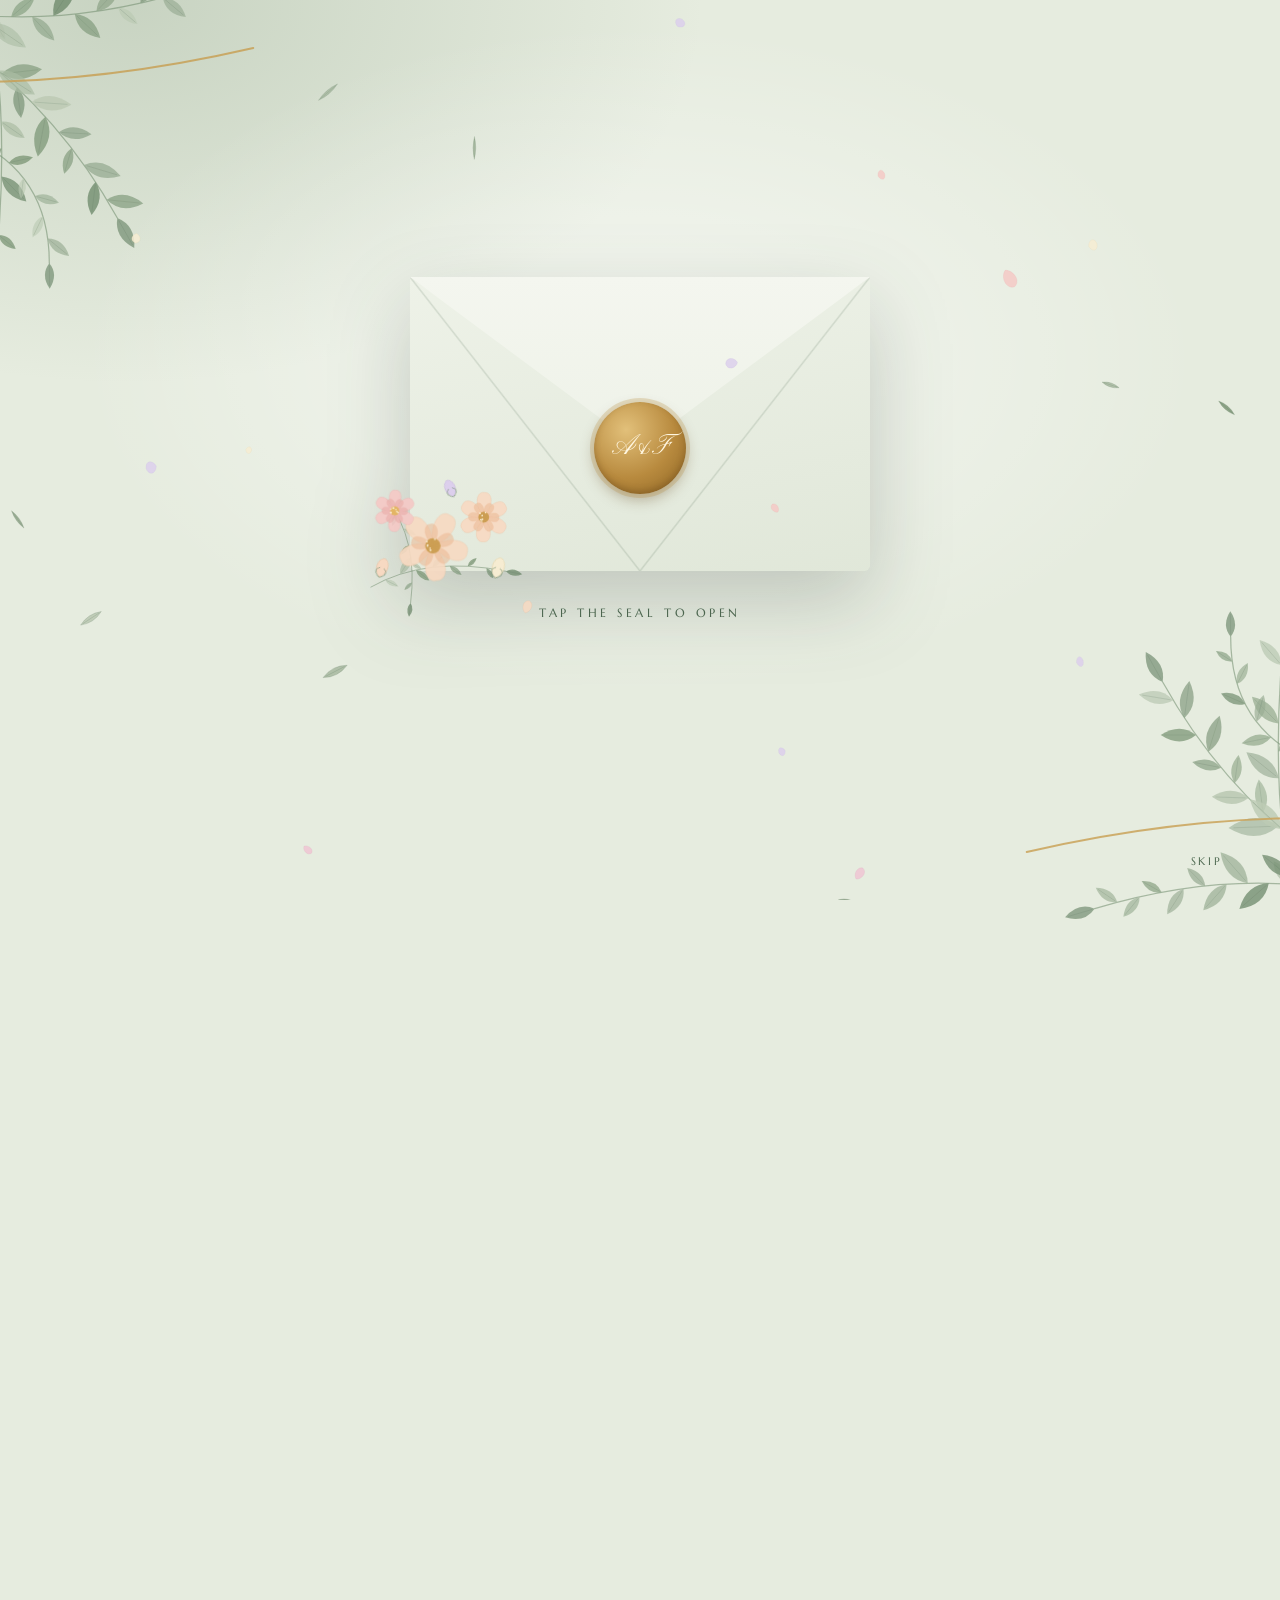
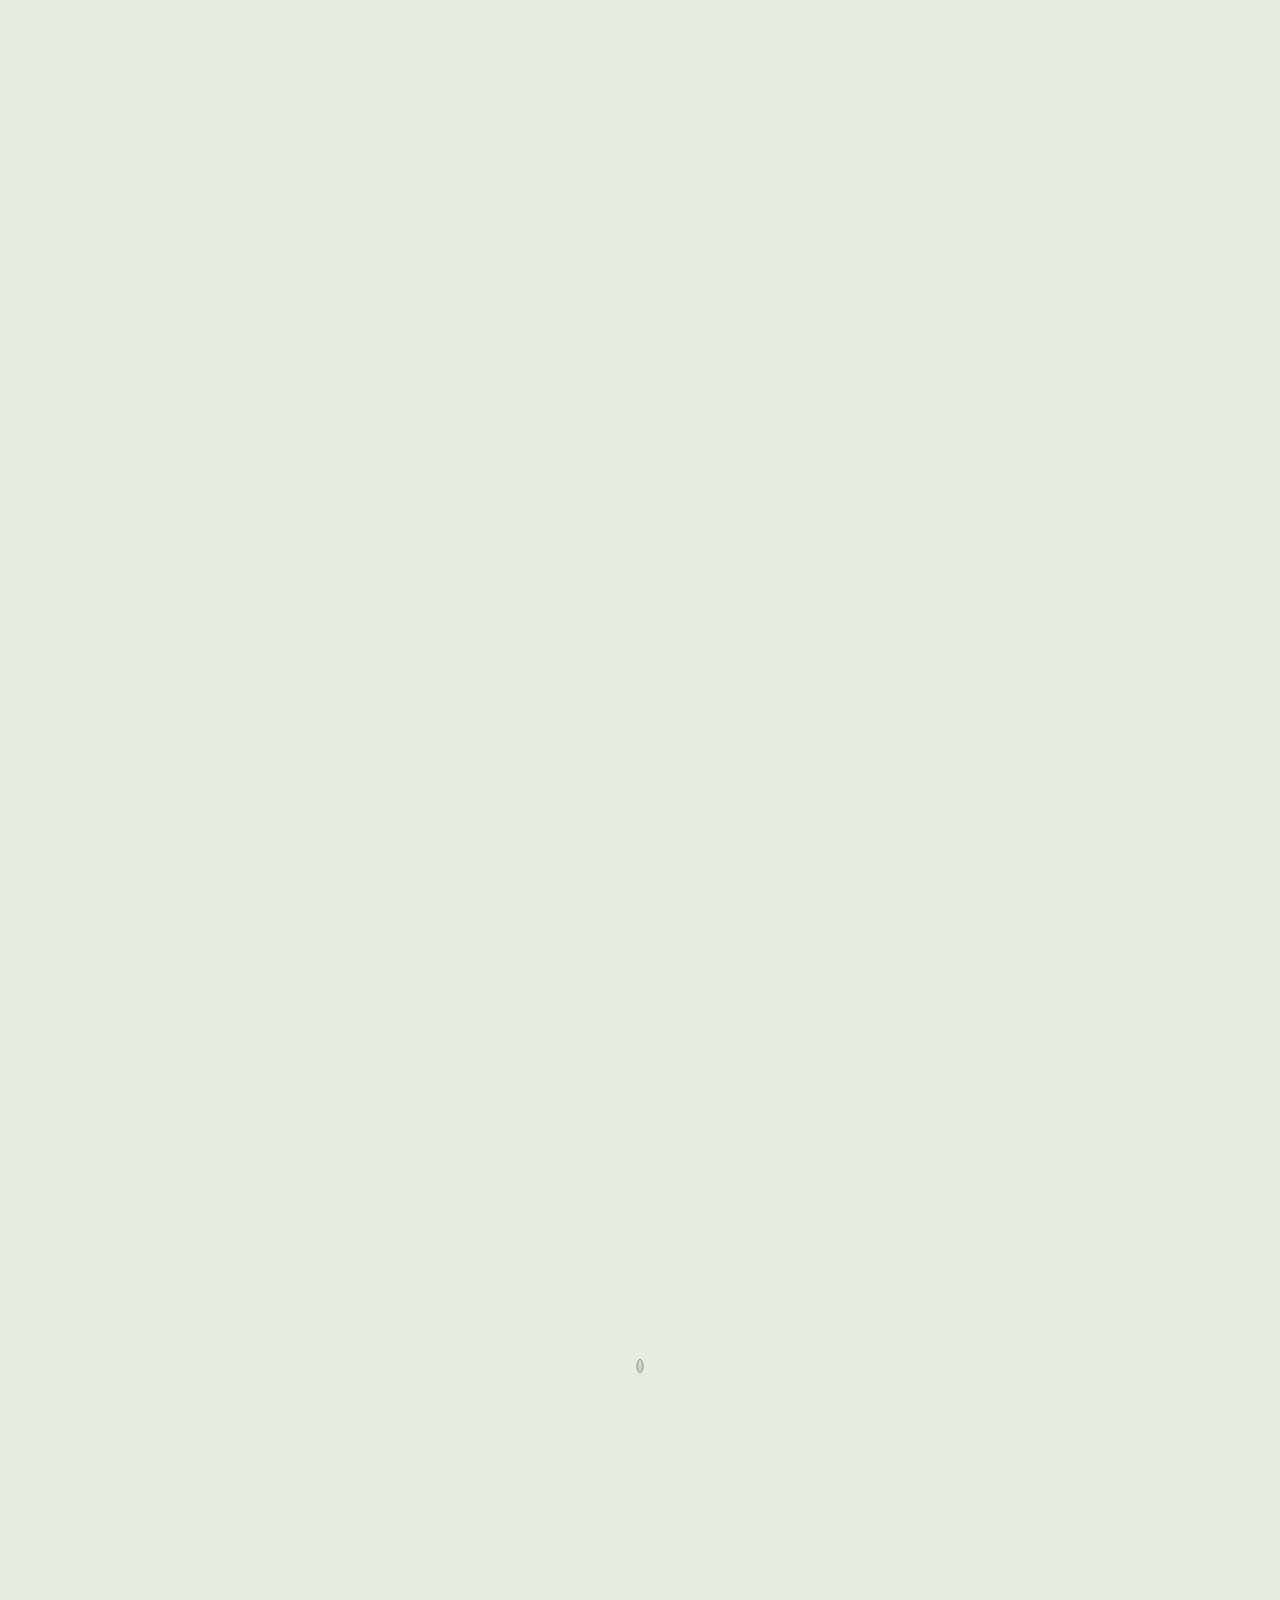
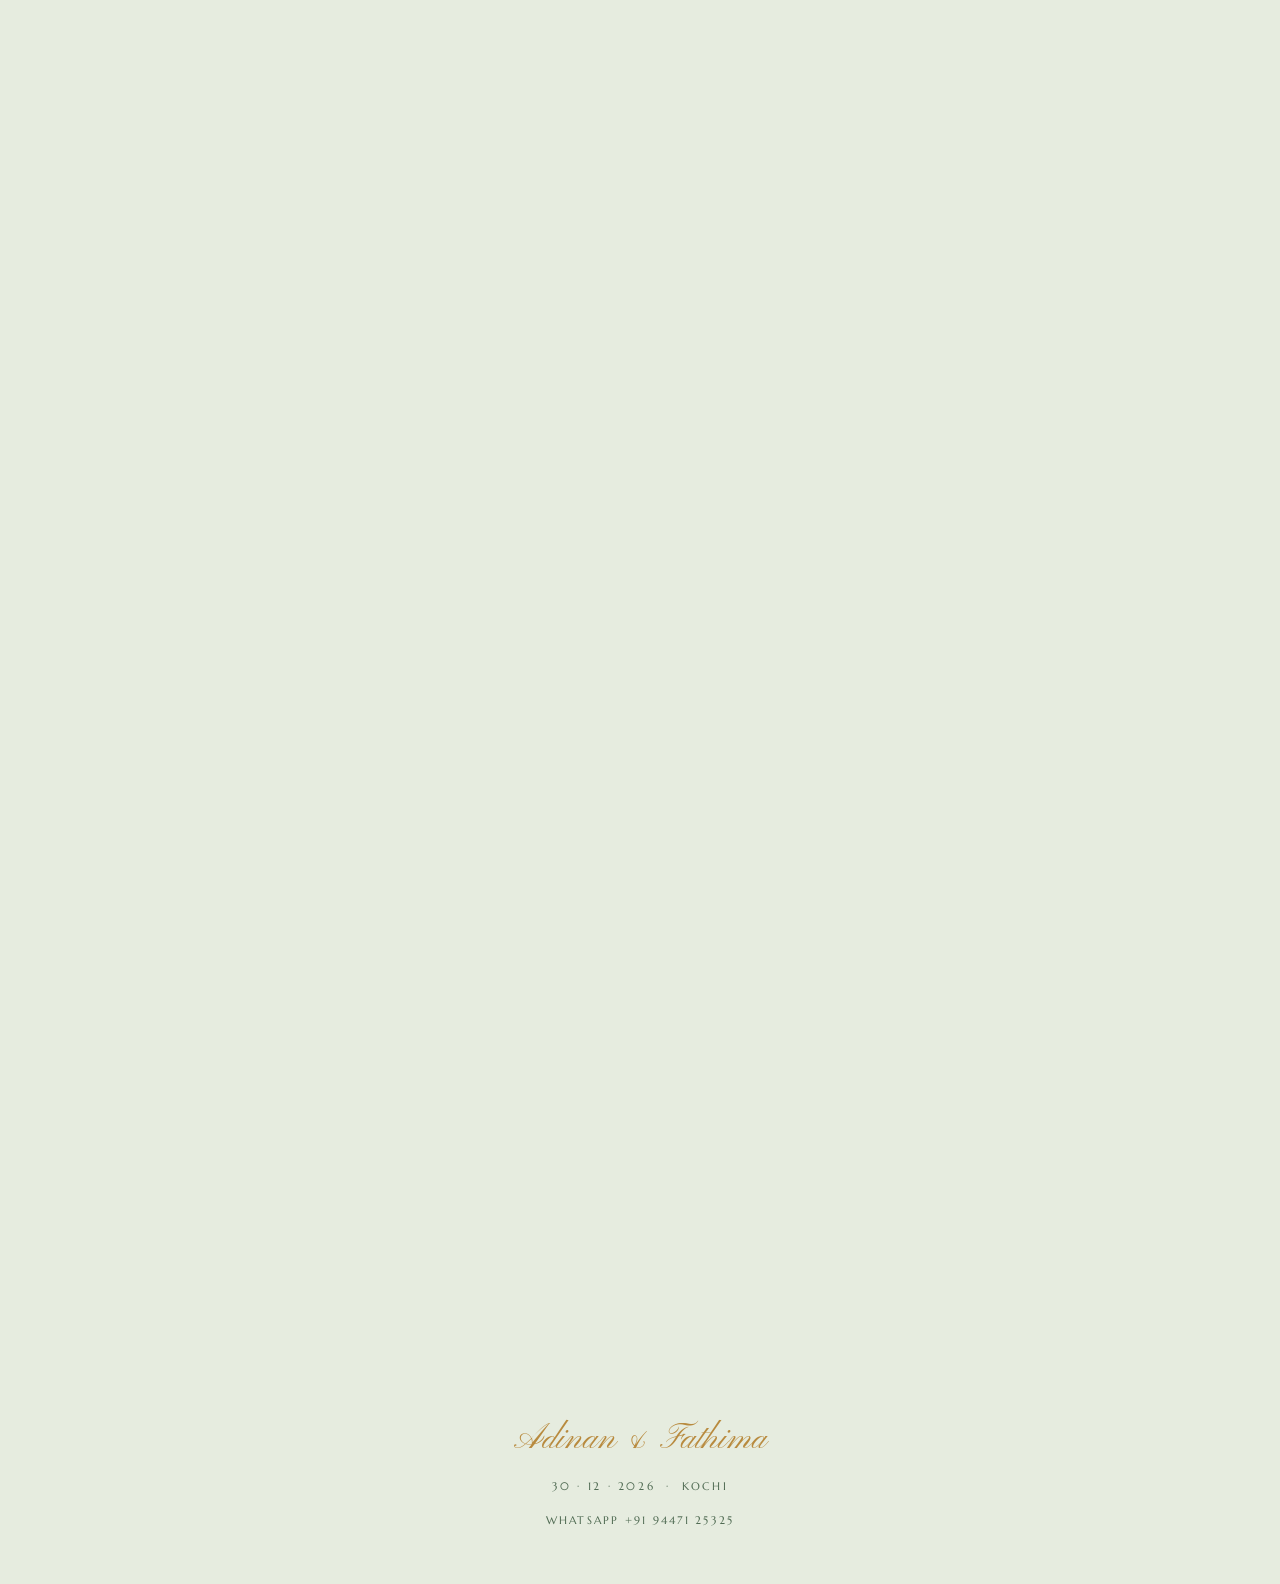
<file: index.html>
<!doctype html>
<html lang="en">
<head>
<meta charset="utf-8">
<meta name="viewport" content="width=device-width, initial-scale=1, viewport-fit=cover">
<title>Adinan &amp; Fathima's Engagement</title>
<meta name="description" content="Abdul Vahab & Najeema K invite you to the engagement of their son Adinan AV with Fathima Nazneen, daughter of PV Nihas & Simi Nihas. 30 December 2026, 6:00 PM, KTDC Bolgatty Palace, Bolgatty Island, Kochi.">
<meta property="og:title" content="Adinan &amp; Fathima's Engagement · 30 December 2026">
<meta property="og:description" content="6:00 PM · KTDC Bolgatty Palace, Bolgatty Island, Kochi. Your presence and blessings would honour us.">
<meta property="og:type" content="website">
<meta name="theme-color" content="#e6ecdf">
<link rel="icon" href="favicon.svg" type="image/svg+xml">
<link rel="preconnect" href="https://fonts.googleapis.com">
<link rel="preconnect" href="https://fonts.gstatic.com" crossorigin>
<link rel="stylesheet" href="https://fonts.googleapis.com/css2?family=Pinyon+Script&family=Marcellus&family=EB+Garamond:ital,wght@0,400;0,500;1,400;1,500&display=swap">
<link rel="stylesheet" href="css/style.css">
<script>document.documentElement.classList.add("js")</script>
<script src="js/main.js" defer></script>
</head>
<body>
<div class="intro" id="intro" aria-label="Invitation envelope">
  <div class="leaves leaves--tl" aria-hidden="true"><svg viewBox="0 0 300 300" data-leaves="83"></svg></div>
  <div class="leaves leaves--br" aria-hidden="true"><svg viewBox="0 0 300 300" data-leaves="97"></svg></div>
  <div class="env">
    <div class="env__back"></div>
    <div class="flowers is-in" aria-hidden="true"><svg viewBox="0 0 220 210" data-flowers="5"></svg></div>
    <div class="env__letter" aria-hidden="true">
      <small>You are invited</small>
      <span class="script">Adinan</span>
      <small>&amp;</small>
      <span class="script">Fathima Nazneen</span>
      <small>30 · 12 · 2026</small>
    </div>
    <div class="env__front"></div>
    <div class="env__flap"></div>
    <button class="env__seal" type="button" id="intro-open" aria-label="Open the invitation">A&amp;F</button>
  </div>
  <p class="intro__hint">Tap the seal to open</p>
  <button class="intro__skip" type="button" id="intro-skip">Skip</button>
</div>
<div class="progress" aria-hidden="true"></div>

<main>
  <!-- Hero -->
  <section class="hero" aria-labelledby="hero-name">
    <canvas class="gold" data-seed="7" aria-hidden="true"></canvas>
    <div class="leaves leaves--tl" data-parallax="-.25" data-axis="x" aria-hidden="true"><svg viewBox="0 0 300 300" data-leaves="11"></svg></div>
    <div class="leaves leaves--br" data-parallax=".25" data-axis="x" aria-hidden="true"><svg viewBox="0 0 300 300" data-leaves="29"></svg></div>
    <div class="flowers flowers--a" data-reveal="zoom" aria-hidden="true"><svg viewBox="0 0 220 210" data-flowers="3"></svg></div>
    <div class="flowers flowers--b flowers--flip" data-reveal="zoom" aria-hidden="true"><svg viewBox="0 0 220 210" data-flowers="8"></svg></div>
    <div class="hero__inner">
      <p class="eyebrow" data-reveal="blur">You are invited to the engagement of</p>
      <h1 class="hero__name script" id="hero-name"><span class="name-gold">Adinan AV</span><span class="hero__amp name-gold">&amp;</span><span class="name-gold">Fathima Nazneen</span></h1>
      <p class="hero__meta" data-reveal style="--d:.9s"><span>30 December 2026</span><span>6:00 PM</span><span>Kochi</span></p>
    </div>
    <a class="scroll-cue" href="#letter">Scroll<i></i></a>
  </section>

  <!-- Letter -->
  <section class="section" id="letter">
    <article class="letter" data-reveal="zoom">
      <div class="flowers flowers--a flowers--flip" data-reveal="zoom" aria-hidden="true"><svg viewBox="0 0 220 210" data-flowers="12"></svg></div>
      <div class="flowers flowers--b" data-reveal="zoom" aria-hidden="true"><svg viewBox="0 0 220 210" data-flowers="17"></svg></div>
      <p class="eyebrow">Engagement Ceremony</p>
      <p class="salute" data-reveal style="--d:.15s">Dear Loved Ones,</p>
      <p data-reveal style="--d:.3s">We cordially invite you to witness the engagement of our son,</p>
      <p class="name script" data-reveal style="--d:.45s"><span class="name-gold">Adinan AV</span></p>
      <p class="muted" data-reveal style="--d:.5s;font-style:italic">with</p>
      <p class="name script" data-reveal style="--d:.55s"><span class="name-gold">Fathima Nazneen</span></p>
      <p class="muted parents" data-reveal style="--d:.6s">daughter of <span>PV Nihas</span> &amp; <span>Simi Nihas</span></p>
      <p data-reveal style="--d:.6s">Please join us for an evening of celebration and happiness.</p>
      <svg class="ornament" viewBox="0 0 180 18" aria-hidden="true" fill="none" stroke="currentColor" stroke-width="1" data-draw-host>
        <path data-draw d="M2 9h62M116 9h62"/>
        <path d="M90 2c-4 3-4 11 0 14c4-3 4-11 0-14z" fill="currentColor" fill-opacity=".25"/>
        <path d="M90 9c-6-5-14-5-20 0c6 5 14 5 20 0zM90 9c6-5 14-5 20 0c-6 5-14 5-20 0z" fill="currentColor" fill-opacity=".12"/>
      </svg>
    </article>
  </section>

  <!-- Details + countdown -->
  <section class="section" aria-labelledby="when-title">
    <svg class="vine" viewBox="0 0 120 1000" preserveAspectRatio="none" aria-hidden="true" data-draw-host>
      <path data-draw d="M60 0 C 10 120, 110 220, 60 340 S 10 560, 60 680 S 110 900, 60 1000"/>
    </svg>
    <div class="wrap wrap--wide">
      <p class="eyebrow" data-reveal>When &amp; where</p>
      <h2 class="title" id="when-title" data-reveal style="--d:.1s">An evening by the backwaters</h2>
      <div class="details panel" data-reveal style="--d:.2s">
        <div class="detail" data-reveal="left" style="--d:.35s">
          <svg viewBox="0 0 24 24" fill="none" stroke="currentColor" stroke-width="1.4" stroke-linecap="round" stroke-linejoin="round" aria-hidden="true"><rect x="3.5" y="5" width="17" height="15.5" rx="2.5"/><path d="M3.5 10h17M8 3v4M16 3v4"/></svg>
          <span class="detail__label">Date</span>
          <span class="detail__value">December 30, 2026</span>
          <span class="detail__sub">Wednesday</span>
        </div>
        <div class="detail" data-reveal style="--d:.45s">
          <svg viewBox="0 0 24 24" fill="none" stroke="currentColor" stroke-width="1.4" stroke-linecap="round" stroke-linejoin="round" aria-hidden="true"><circle cx="12" cy="12" r="8.5"/><path d="M12 7.5V12l3 2"/></svg>
          <span class="detail__label">Time</span>
          <span class="detail__value">6:00 PM</span>
          <span class="detail__sub">Evening</span>
        </div>
        <div class="detail detail--wide" data-reveal="right" style="--d:.55s">
          <svg viewBox="0 0 24 24" fill="none" stroke="currentColor" stroke-width="1.4" stroke-linecap="round" stroke-linejoin="round" aria-hidden="true"><path d="M12 21s-6.5-6.2-6.5-11a6.5 6.5 0 0 1 13 0c0 4.8-6.5 11-6.5 11z"/><circle cx="12" cy="10" r="2.3"/></svg>
          <span class="detail__label">Venue</span>
          <span class="detail__value">KTDC Bolgatty Palace<br>Bolgatty Island, Kochi</span>
          <span class="detail__sub">Mulavukad, across the water from Ernakulam</span>
          <a class="btn btn--primary detail__btn" target="_blank" rel="noopener" href="https://share.google/j3BjIVSDc9DOSZ9Fn">
            <svg viewBox="0 0 24 24" fill="none" stroke="currentColor" stroke-width="1.6" stroke-linecap="round" stroke-linejoin="round" aria-hidden="true"><path d="M12 21s-6.5-6.2-6.5-11a6.5 6.5 0 0 1 13 0c0 4.8-6.5 11-6.5 11z"/><circle cx="12" cy="10" r="2.3"/></svg>
            Open location
          </a>
        </div>
      </div>

      <p class="eyebrow" data-reveal style="margin-top:2rem">Counting the days</p>
      <div class="countdown" data-countdown data-reveal="zoom" aria-label="Countdown to the engagement">
        <div class="unit"><b data-cd="d">--</b><span>Days</span></div>
        <div class="unit"><b data-cd="h">--</b><span>Hours</span></div>
        <div class="unit"><b data-cd="m">--</b><span>Mins</span></div>
        <div class="unit"><b data-cd="s">--</b><span>Secs</span></div>
      </div>
      <p class="lede muted" data-countdown-done hidden></p>
    </div>
  </section>

  <!-- Blessing -->
  <section class="section">
    <div class="wrap">
      <p class="lede" data-reveal="blur">Your presence and blessings would honour us greatly as we celebrate this new chapter in the lives of Adinan and Fathima Nazneen.</p>
      <svg class="ornament" viewBox="0 0 180 18" aria-hidden="true" fill="none" stroke="currentColor" stroke-width="1" data-draw-host>
        <path data-draw d="M2 9h62M116 9h62"/>
        <path d="M90 2c-4 3-4 11 0 14c4-3 4-11 0-14z" fill="currentColor" fill-opacity=".25"/>
      </svg>
      <p class="eyebrow" data-reveal>Your hosts</p>
      <p class="signoff__hosts" data-reveal style="--d:.15s"><span>Abdul Vahab</span> &amp; <span>Najeema K</span></p>
    </div>
  </section>

  <!-- With love from the family -->
  <section class="section love" aria-labelledby="love-title" style="padding-top:1rem">
    <div class="flowers flowers--a" data-reveal="zoom" aria-hidden="true"><svg viewBox="0 0 220 210" data-flowers="21"></svg></div>
    <div class="flowers flowers--b flowers--flip" data-reveal="zoom" aria-hidden="true"><svg viewBox="0 0 220 210" data-flowers="26"></svg></div>
    <div class="wrap">
      <h2 class="love-title script gold-text" id="love-title" data-reveal="blur">With love</h2>
      <ul class="family">
        <li data-reveal style="--d:.05s">Salman AV</li>
        <li data-reveal style="--d:.1s">Safwan AV</li>
        <li data-reveal style="--d:.15s">Nazreen</li>
      </ul>
      <p class="family__all" data-reveal="zoom" style="--d:.25s">&amp; the whole family<span>Puthen Veedu</span></p>
    </div>
  </section>

  <!-- Contact -->
  <section class="section" aria-labelledby="contact-title" style="padding-top:0">
    <div class="wrap">
      <div class="contact panel" data-reveal="zoom">
        <p class="eyebrow" id="contact-title">Contact</p>
        <p class="contact__number" id="wa-number">+91 94471 25325</p>
        <div class="actions">
          <a class="btn btn--primary" href="https://wa.me/919447125325" target="_blank" rel="noopener"><svg viewBox="0 0 24 24" fill="none" stroke="currentColor" stroke-width="1.6" stroke-linecap="round" stroke-linejoin="round" aria-hidden="true"><path d="M4 20l1.3-3.9A8 8 0 1 1 8 19z"/></svg>
            WhatsApp us
          </a>
          <button class="btn" type="button" data-copy="#wa-number"><span>Copy number</span></button>
        </div>
      </div>
    </div>
  </section>

  <!-- More pages -->
  <section class="section" aria-labelledby="more-title">
    <div class="wrap wrap--wide">
      <p class="eyebrow" data-reveal id="more-title">Plan your evening</p>
      <div class="cards">
        <a class="card-link" href="evening.html" data-reveal style="--d:.05s">
          <span class="eyebrow">Wednesday · 6:00 PM</span>
          <h3>The Evening</h3>
          <p>The date, the hour, and a reminder for your calendar.</p>
          <span class="arrow">Read more →</span>
        </a>
        <a class="card-link" href="venue.html" data-reveal style="--d:.15s">
          <span class="eyebrow">Bolgatty Island</span>
          <h3>The Venue</h3>
          <p>How to reach Bolgatty Palace from Ernakulam, the airport and Fort Kochi.</p>
          <span class="arrow">Get directions →</span>
        </a>
      </div>
    </div>
  </section>
</main>

<footer class="footer">
  <p class="script">Adinan &amp; Fathima</p>
  <small>30 · 12 · 2026 &nbsp;·&nbsp; Kochi</small>
  <a class="footer__contact" href="https://wa.me/919447125325" target="_blank" rel="noopener">WhatsApp +91 94471 25325</a>
</footer>
</body>
</html>
</file>
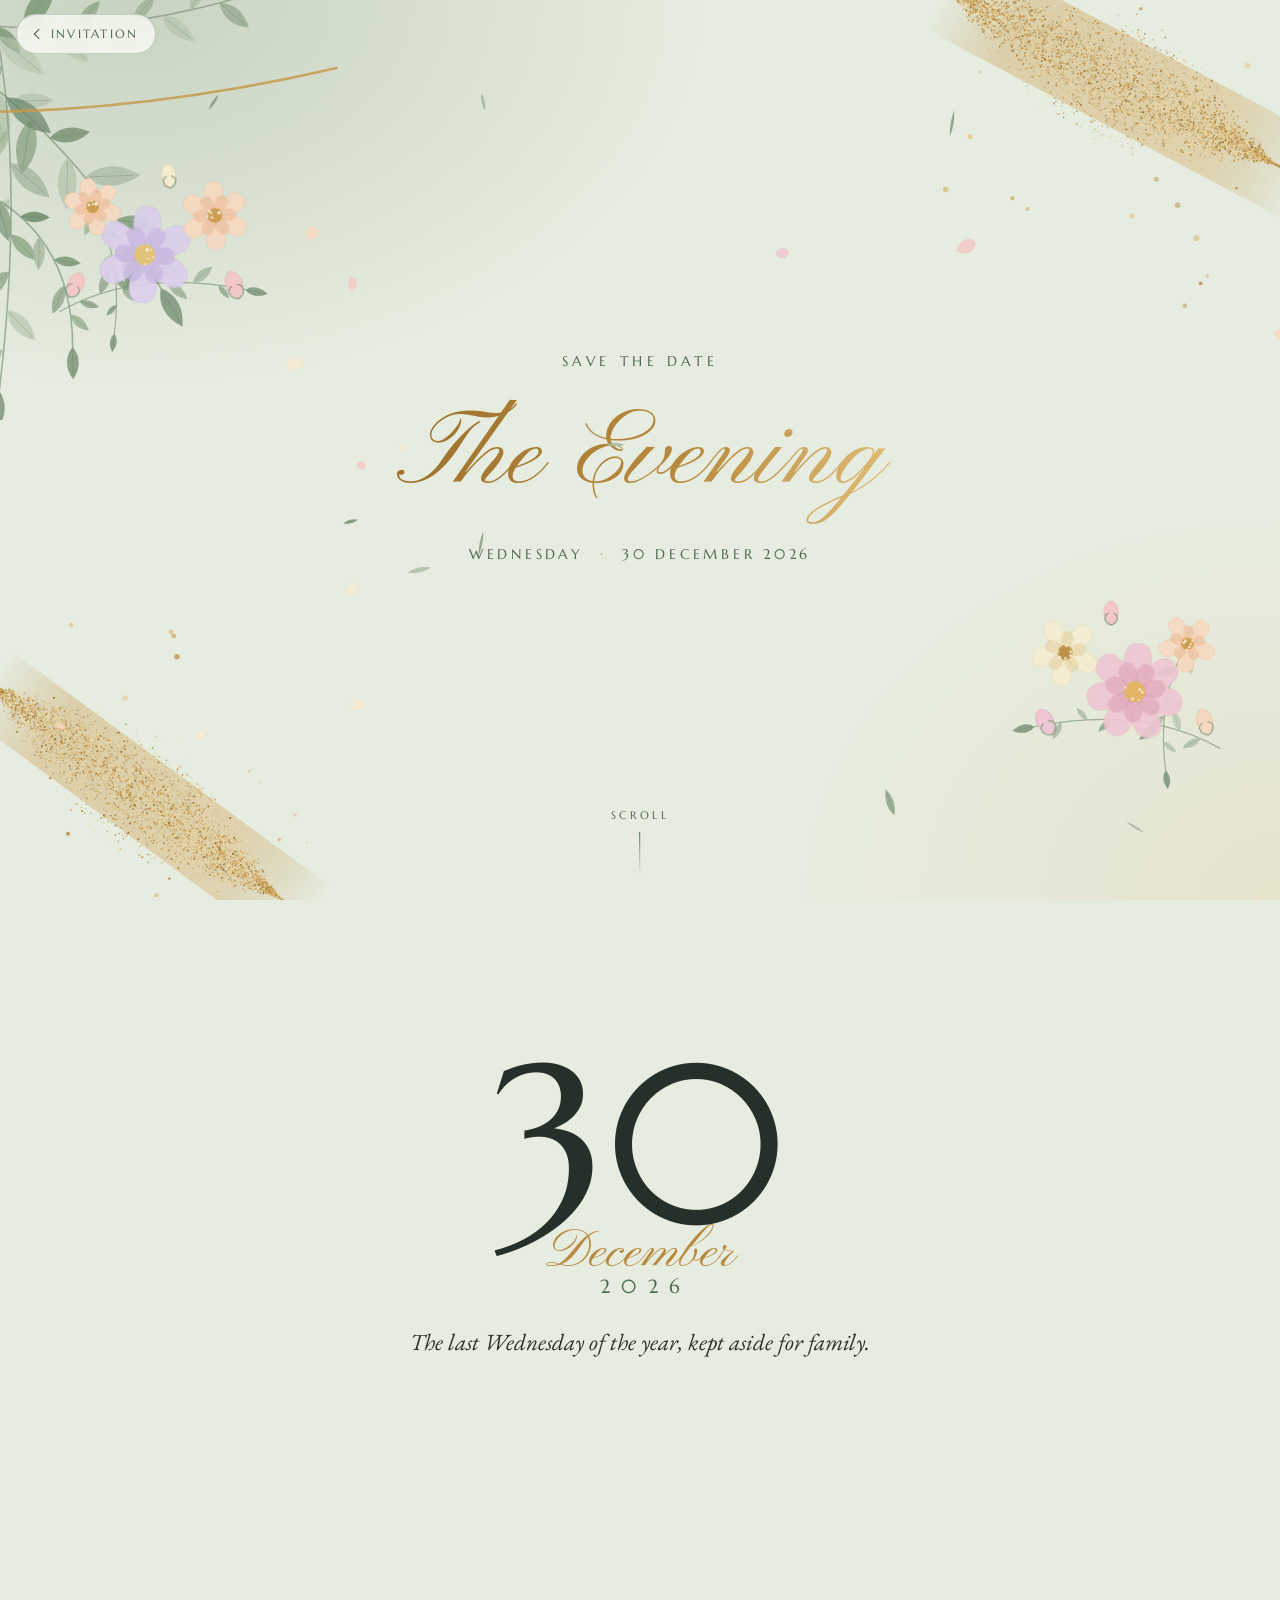
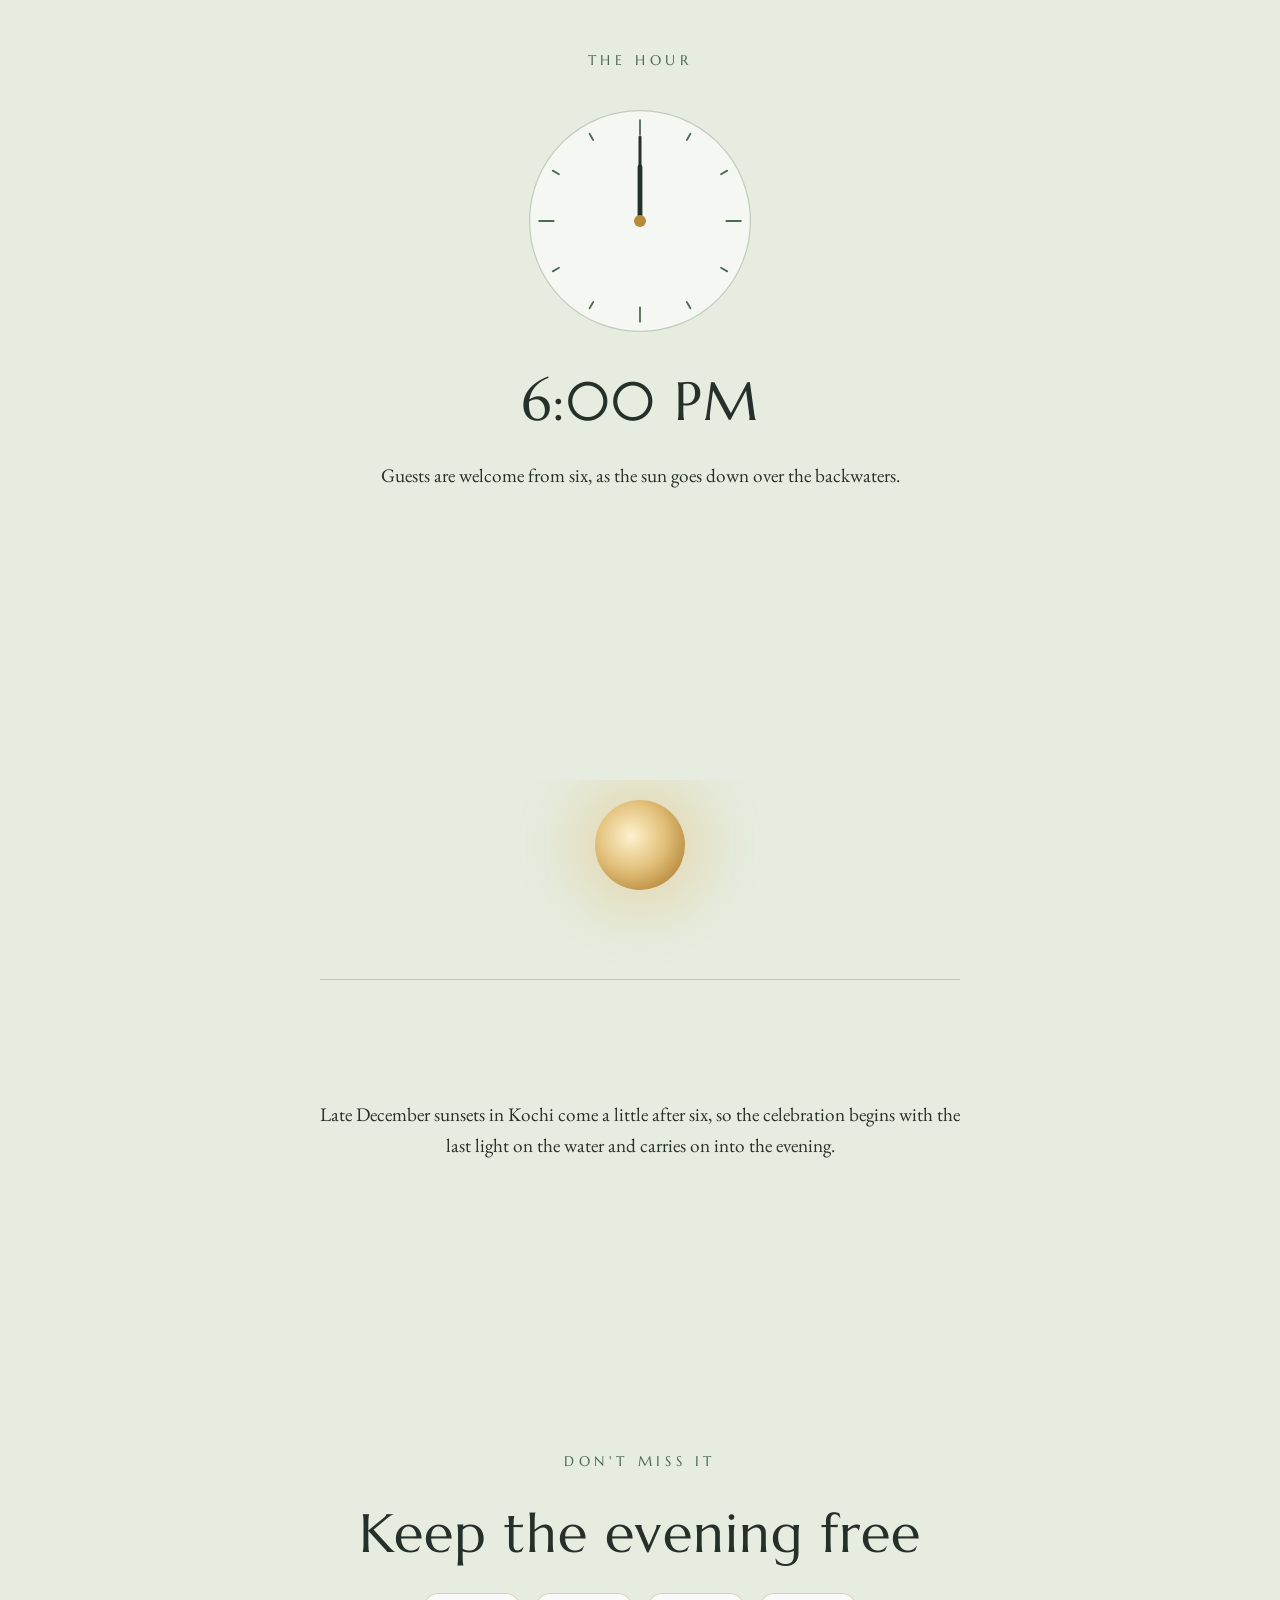
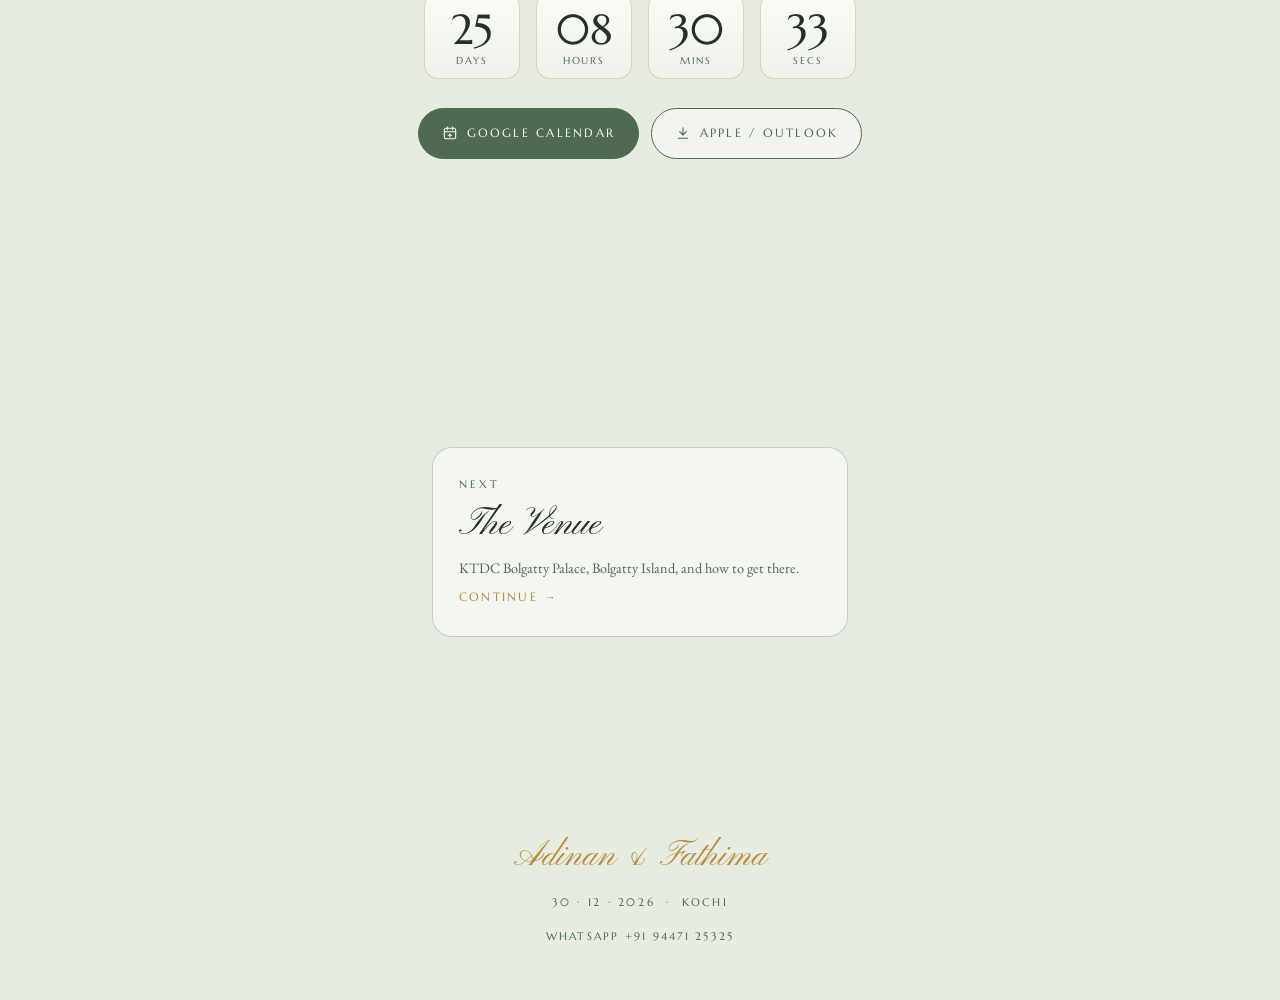
<file: evening.html>
<!doctype html>
<html lang="en">
<head>
<meta charset="utf-8">
<meta name="viewport" content="width=device-width, initial-scale=1, viewport-fit=cover">
<title>The Evening · Adinan &amp; Fathima's Engagement</title>
<meta name="description" content="Wednesday, 30 December 2026 at 6:00 PM. Add the engagement of Adinan &amp; Fathima Nazneen to your calendar.">
<meta name="theme-color" content="#e6ecdf">
<link rel="icon" href="favicon.svg" type="image/svg+xml">
<link rel="preconnect" href="https://fonts.googleapis.com">
<link rel="preconnect" href="https://fonts.gstatic.com" crossorigin>
<link rel="stylesheet" href="https://fonts.googleapis.com/css2?family=Pinyon+Script&family=Marcellus&family=EB+Garamond:ital,wght@0,400;0,500;1,400;1,500&display=swap">
<link rel="stylesheet" href="css/style.css">
<script>document.documentElement.classList.add("js")</script>
<script src="js/main.js" defer></script>
</head>
<body>
<div class="dusk" aria-hidden="true"></div>
<div class="progress" aria-hidden="true"></div>
<a class="back" href="index.html"><svg viewBox="0 0 24 24" fill="none" stroke="currentColor" stroke-width="1.6" stroke-linecap="round" stroke-linejoin="round" aria-hidden="true"><path d="M15 5l-7 7 7 7"/></svg>Invitation</a>

<main data-evening>
  <section class="hero" aria-labelledby="t">
    <canvas class="gold" data-seed="13" aria-hidden="true"></canvas>
    <div class="leaves leaves--tl" data-parallax="-.3" data-axis="x" aria-hidden="true"><svg viewBox="0 0 300 300" data-leaves="41"></svg></div>
    <div class="flowers flowers--a" data-reveal="zoom" aria-hidden="true"><svg viewBox="0 0 220 210" data-flowers="31"></svg></div>
    <div class="flowers flowers--b flowers--flip" data-reveal="zoom" aria-hidden="true"><svg viewBox="0 0 220 210" data-flowers="36"></svg></div>
    <div class="hero__inner">
      <p class="eyebrow" data-reveal="blur">Save the date</p>
      <h1 class="hero__name script gold-text" id="t">The Evening</h1>
      <p class="hero__meta" data-reveal style="--d:.9s"><span>Wednesday</span><span>30 December 2026</span></p>
    </div>
    <a class="scroll-cue" href="#date">Scroll<i></i></a>
  </section>

  <!-- the date, set large -->
  <section class="section" id="date">
    <div class="wrap">
      <div class="bigdate" aria-label="30 December 2026">
        <span class="bigdate__day" data-reveal="zoom" data-parallax="-.04">30</span>
        <span class="bigdate__month" data-reveal style="--d:.2s">December</span>
        <span class="bigdate__year" data-reveal style="--d:.35s">2026</span>
      </div>
      <p class="lede" data-reveal style="--d:.2s">The last Wednesday of the year, kept aside for family.</p>
    </div>
  </section>

  <!-- the hour: clock hands sweep to six as you scroll -->
  <section class="section" aria-labelledby="hour-title">
    <div class="wrap">
      <p class="eyebrow" data-reveal>The hour</p>
      <svg class="clock" viewBox="0 0 200 200" role="img" aria-label="Clock showing six o'clock">
        <circle class="face" cx="100" cy="100" r="92"/>
        <g class="ticks">
          <line class="tick" x1="100" y1="16" x2="100" y2="28"/><line class="tick" x1="184" y1="100" x2="172" y2="100"/>
          <line class="tick" x1="100" y1="184" x2="100" y2="172"/><line class="tick" x1="16" y1="100" x2="28" y2="100"/>
          <line class="tick" x1="142" y1="27.3" x2="139" y2="32.5"/><line class="tick" x1="172.7" y1="58" x2="167.5" y2="61"/>
          <line class="tick" x1="172.7" y1="142" x2="167.5" y2="139"/><line class="tick" x1="142" y1="172.7" x2="139" y2="167.5"/>
          <line class="tick" x1="58" y1="172.7" x2="61" y2="167.5"/><line class="tick" x1="27.3" y1="142" x2="32.5" y2="139"/>
          <line class="tick" x1="27.3" y1="58" x2="32.5" y2="61"/><line class="tick" x1="58" y1="27.3" x2="61" y2="32.5"/>
        </g>
        <line class="hand hand--h" x1="100" y1="100" x2="100" y2="55"/>
        <line class="hand hand--m" x1="100" y1="100" x2="100" y2="30"/>
        <circle class="pin" cx="100" cy="100" r="5"/>
      </svg>
      <h2 class="title" id="hour-title" data-reveal>6:00 PM</h2>
      <p data-reveal style="--d:.1s">Guests are welcome from six, as the sun goes down over the backwaters.</p>
    </div>
  </section>

  <!-- sunset: the sun sinks as you scroll -->
  <section class="section" aria-labelledby="dusk-title">
    <div class="wrap">
      <div class="horizon" aria-hidden="true"><div class="sun"></div></div>
      <h2 class="title" id="dusk-title" data-reveal>Into the dusk</h2>
      <p data-reveal style="--d:.1s">Late December sunsets in Kochi come a little after six, so the celebration begins with the last light on the water and carries on into the evening.</p>
    </div>
  </section>

  <!-- calendar + countdown -->
  <section class="section" aria-labelledby="cal-title">
    <div class="wrap">
      <p class="eyebrow" data-reveal>Don't miss it</p>
      <h2 class="title" id="cal-title" data-reveal style="--d:.1s">Keep the evening free</h2>
      <div class="countdown" data-countdown data-reveal="zoom" style="--d:.2s" aria-label="Countdown to the engagement">
        <div class="unit"><b data-cd="d">--</b><span>Days</span></div>
        <div class="unit"><b data-cd="h">--</b><span>Hours</span></div>
        <div class="unit"><b data-cd="m">--</b><span>Mins</span></div>
        <div class="unit"><b data-cd="s">--</b><span>Secs</span></div>
      </div>
      <p class="lede muted" data-countdown-done hidden></p>
      <div class="actions" data-reveal style="--d:.3s">
        <a class="btn btn--primary" target="_blank" rel="noopener"
           href="https://calendar.google.com/calendar/render?action=TEMPLATE&amp;text=Engagement%20of%20Adinan%20AV%20%26%20Fathima%20Nazneen&amp;dates=20261230T123000Z%2F20261230T153000Z&amp;location=KTDC%20Bolgatty%20Palace%2C%20Bolgatty%20Island%2C%20Kochi&amp;details=With%20love%2C%20Abdul%20Vahab%20%26%20Najeema%20K">
          <svg viewBox="0 0 24 24" fill="none" stroke="currentColor" stroke-width="1.6" stroke-linecap="round" stroke-linejoin="round" aria-hidden="true"><rect x="3.5" y="5" width="17" height="15.5" rx="2.5"/><path d="M3.5 10h17M8 3v4M16 3v4M12 13v5M9.5 15.5h5"/></svg>
          Google Calendar
        </a>
        <a class="btn" href="adinan-engagement.ics" download>
          <svg viewBox="0 0 24 24" fill="none" stroke="currentColor" stroke-width="1.6" stroke-linecap="round" stroke-linejoin="round" aria-hidden="true"><path d="M12 4v11M7 10l5 5 5-5M5 20h14"/></svg>
          Apple / Outlook
        </a>
      </div>
    </div>
  </section>

  <section class="section">
    <div class="wrap">
      <a class="card-link" href="venue.html" data-reveal style="max-width:26rem;width:100%">
        <span class="eyebrow">Next</span>
        <h3>The Venue</h3>
        <p>KTDC Bolgatty Palace, Bolgatty Island, and how to get there.</p>
        <span class="arrow">Continue →</span>
      </a>
    </div>
  </section>
</main>

<footer class="footer">
  <p class="script">Adinan &amp; Fathima</p>
  <small>30 · 12 · 2026 &nbsp;·&nbsp; Kochi</small>
  <a class="footer__contact" href="https://wa.me/919447125325" target="_blank" rel="noopener">WhatsApp +91 94471 25325</a>
</footer>
</body>
</html>
</file>
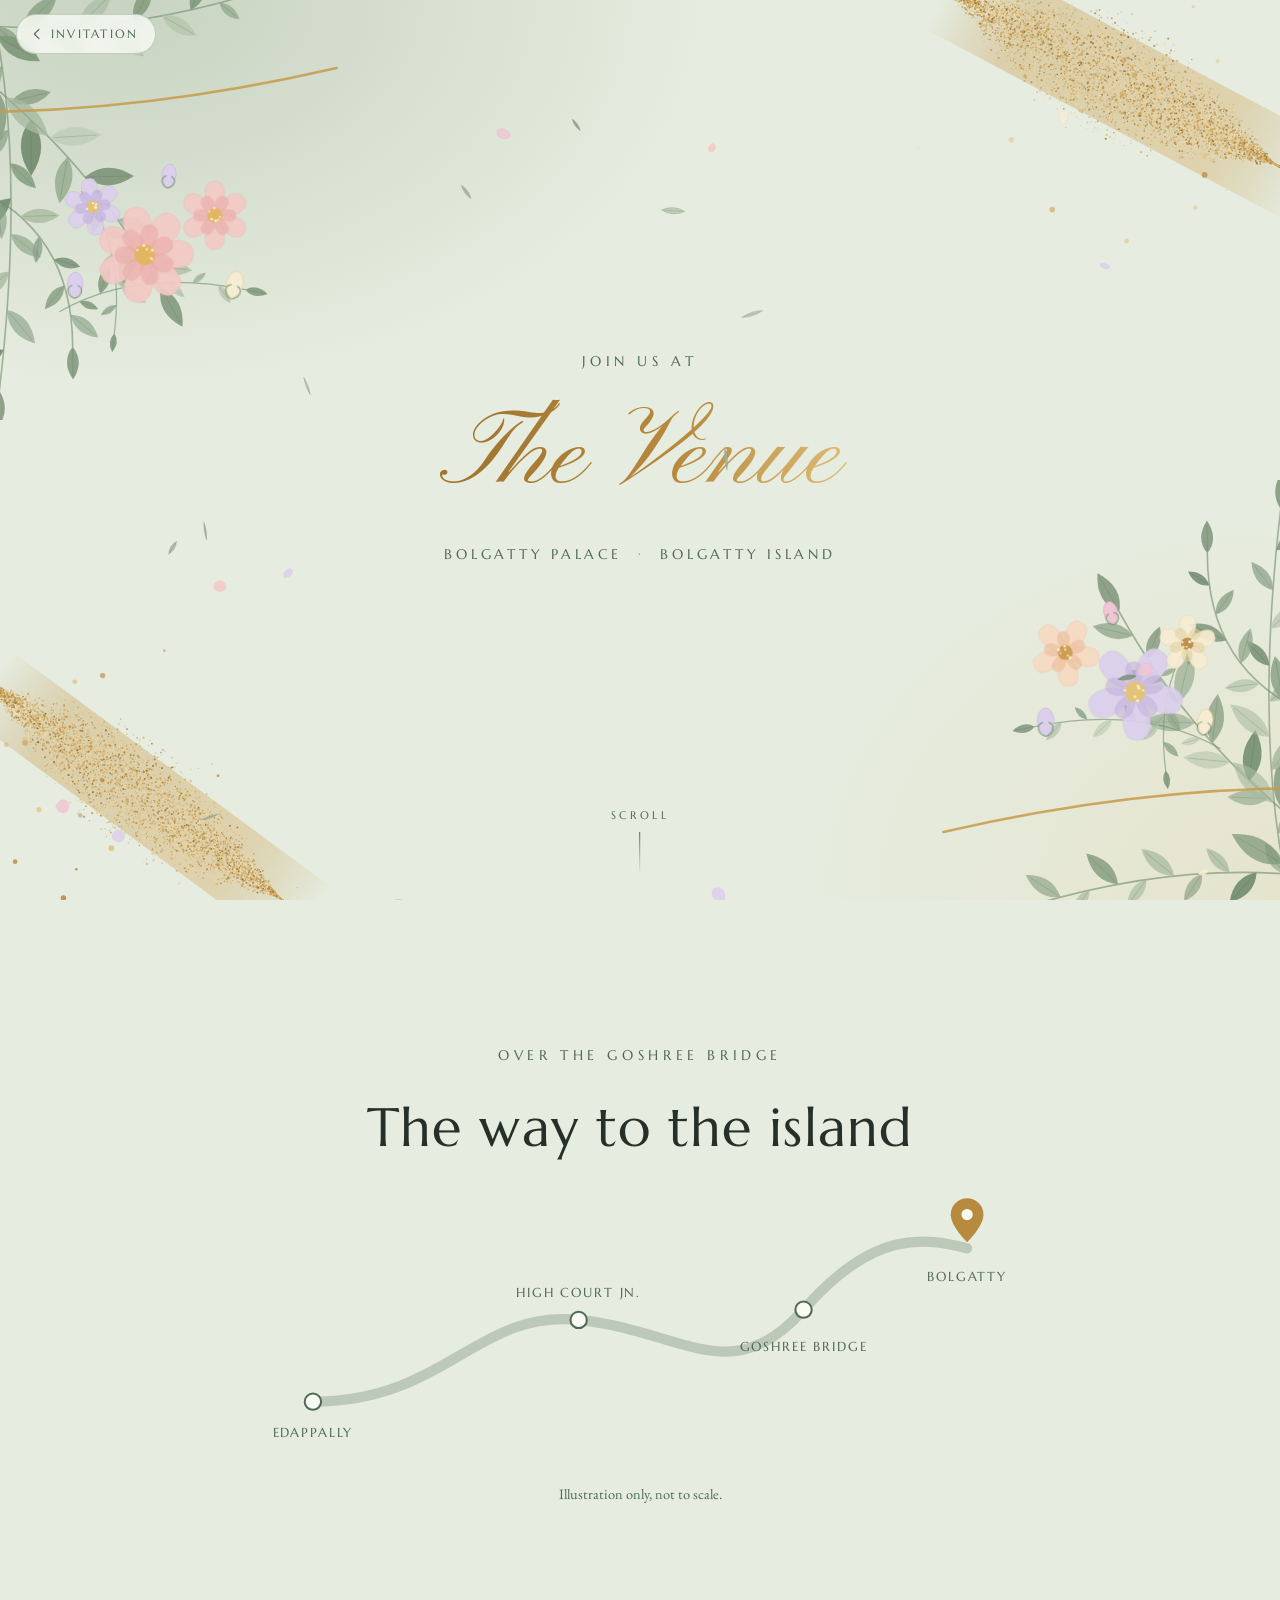
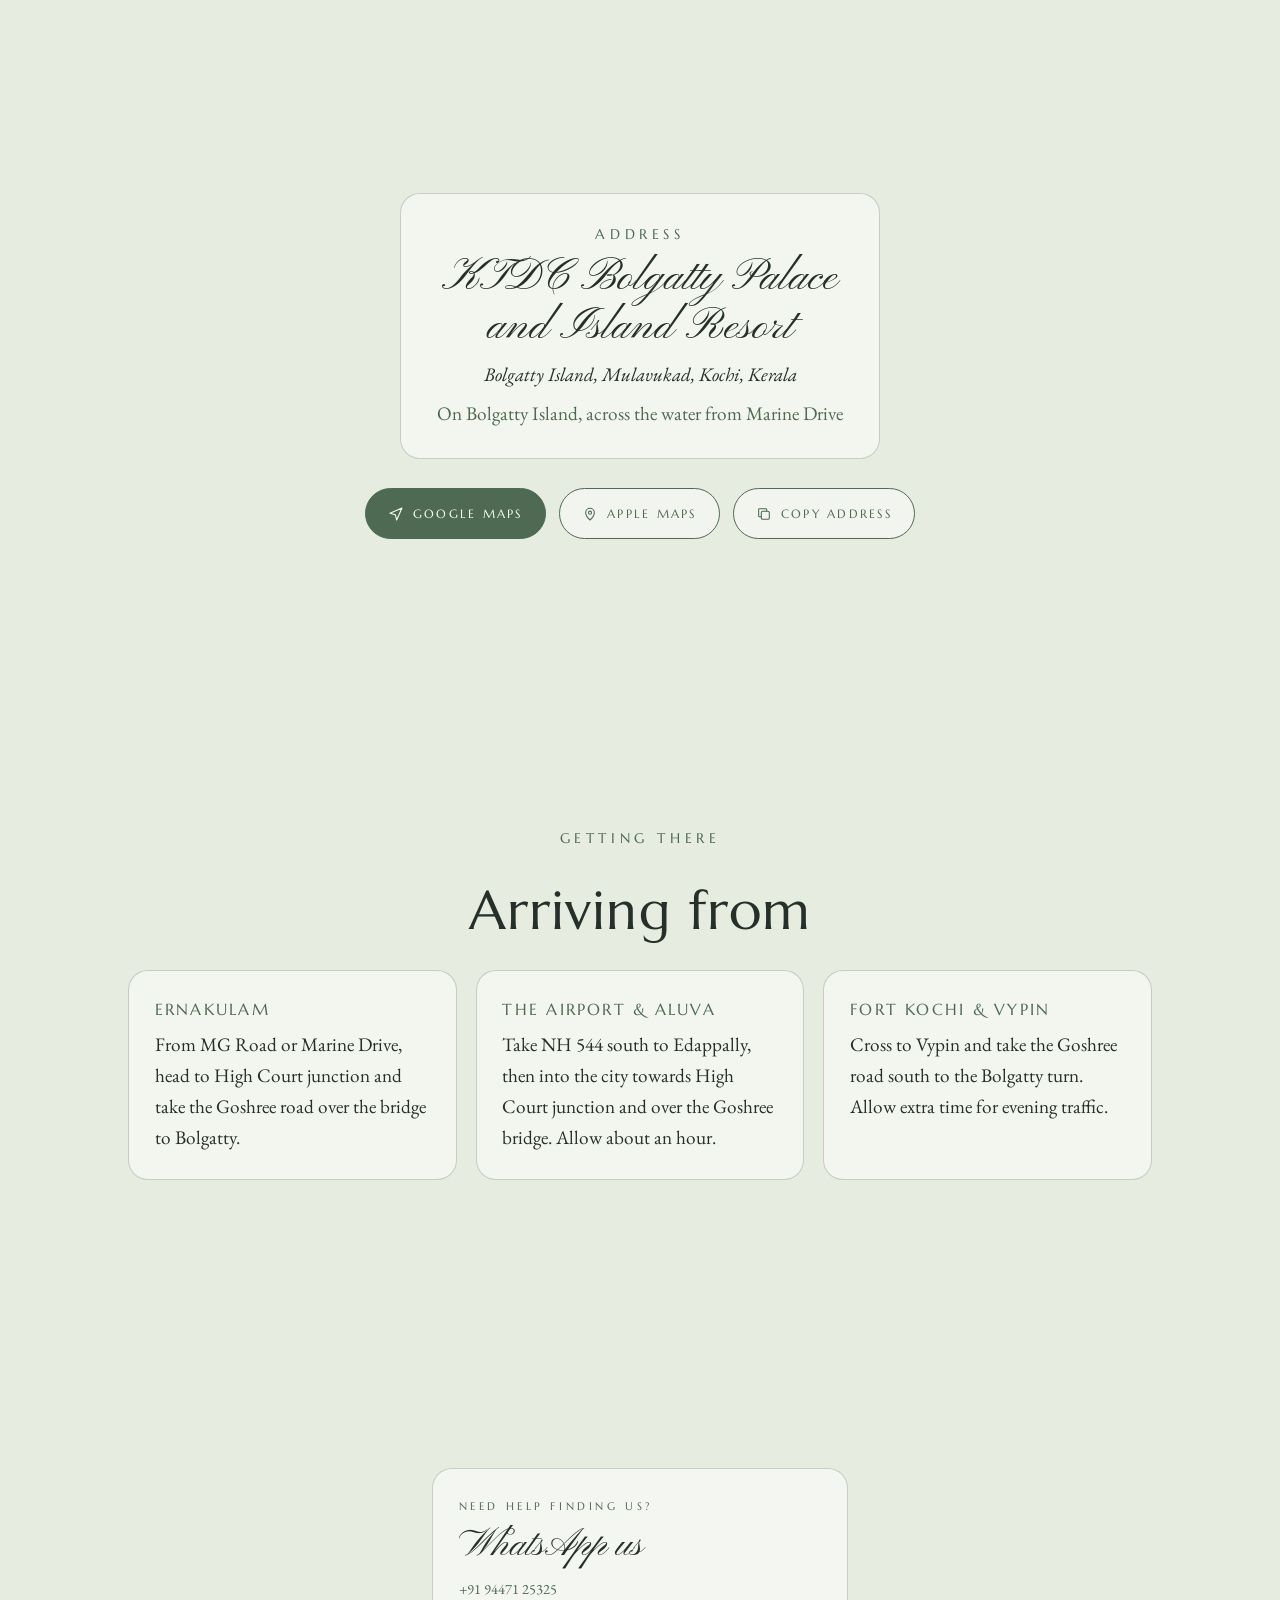
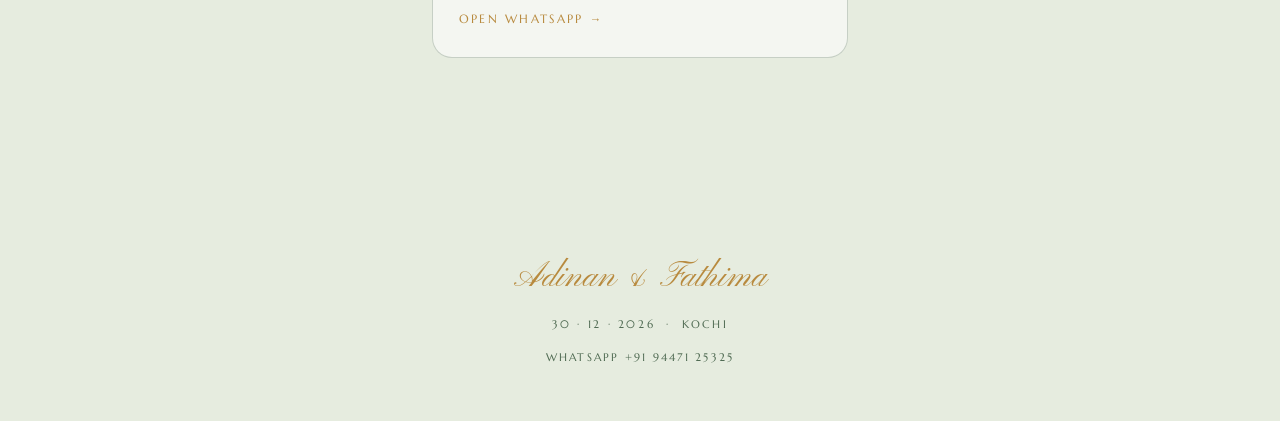
<file: venue.html>
<!doctype html>
<html lang="en">
<head>
<meta charset="utf-8">
<meta name="viewport" content="width=device-width, initial-scale=1, viewport-fit=cover">
<title>Venue · Adinan &amp; Fathima's Engagement</title>
<meta name="description" content="KTDC Bolgatty Palace, Bolgatty Island, Mulavukad, Kochi. Directions for guests.">
<meta name="theme-color" content="#e6ecdf">
<link rel="icon" href="favicon.svg" type="image/svg+xml">
<link rel="preconnect" href="https://fonts.googleapis.com">
<link rel="preconnect" href="https://fonts.gstatic.com" crossorigin>
<link rel="stylesheet" href="https://fonts.googleapis.com/css2?family=Pinyon+Script&family=Marcellus&family=EB+Garamond:ital,wght@0,400;0,500;1,400;1,500&display=swap">
<link rel="stylesheet" href="css/style.css">
<script>document.documentElement.classList.add("js")</script>
<script src="js/main.js" defer></script>
</head>
<body>
<div class="progress" aria-hidden="true"></div>
<a class="back" href="index.html"><svg viewBox="0 0 24 24" fill="none" stroke="currentColor" stroke-width="1.6" stroke-linecap="round" stroke-linejoin="round" aria-hidden="true"><path d="M15 5l-7 7 7 7"/></svg>Invitation</a>

<main>
  <section class="hero" aria-labelledby="t">
    <canvas class="gold" data-seed="23" aria-hidden="true"></canvas>
    <div class="leaves leaves--br" data-parallax=".3" data-axis="x" aria-hidden="true"><svg viewBox="0 0 300 300" data-leaves="53"></svg></div>
    <div class="leaves leaves--tl" data-parallax="-.3" data-axis="x" aria-hidden="true"><svg viewBox="0 0 300 300" data-leaves="61"></svg></div>
    <div class="flowers flowers--a" data-reveal="zoom" aria-hidden="true"><svg viewBox="0 0 220 210" data-flowers="41"></svg></div>
    <div class="flowers flowers--b flowers--flip" data-reveal="zoom" aria-hidden="true"><svg viewBox="0 0 220 210" data-flowers="46"></svg></div>
    <div class="hero__inner">
      <p class="eyebrow" data-reveal="blur">Join us at</p>
      <h1 class="hero__name script gold-text" id="t">The Venue</h1>
      <p class="hero__meta" data-reveal style="--d:.9s"><span>Bolgatty Palace</span><span>Bolgatty Island</span></p>
    </div>
    <a class="scroll-cue" href="#route">Scroll<i></i></a>
  </section>

  <!-- route drawn as you scroll -->
  <section class="section" id="route" aria-labelledby="route-title">
    <div class="wrap wrap--wide">
      <p class="eyebrow" data-reveal>Over the Goshree bridge</p>
      <h2 class="title" id="route-title" data-reveal style="--d:.1s">The way to the island</h2>
      <svg class="route" viewBox="0 0 720 260" role="img" aria-label="Simplified route: Edappally, High Court junction, the Goshree bridge, then Bolgatty Palace" data-draw-host>
        <path class="road" d="M40 210 C 170 210, 200 120, 300 130 S 450 200, 520 120 S 640 50, 680 60"/>
        <path class="drawn" data-draw d="M40 210 C 170 210, 200 120, 300 130 S 450 200, 520 120 S 640 50, 680 60"/>
        <circle class="stop" cx="40" cy="210" r="8"/><text x="40" y="245" text-anchor="middle">Edappally</text>
        <circle class="stop" cx="300" cy="130" r="8"/><text x="300" y="108" text-anchor="middle">High Court jn.</text>
        <circle class="stop" cx="520" cy="120" r="8"/><text x="520" y="160" text-anchor="middle">Goshree bridge</text>
        <path class="pin" d="M680 60c0 0-16-15-16-27a16 16 0 0 1 32 0c0 12-16 27-16 27z" transform="translate(0 -6)"/>
        <circle cx="680" cy="27" r="5.5" fill="#f8faf4"/>
        <text x="680" y="92" text-anchor="middle">Bolgatty</text>
      </svg>
      <p class="muted" data-reveal style="font-size:var(--step--1)">Illustration only, not to scale.</p>
    </div>
  </section>

  <!-- address -->
  <section class="section" aria-labelledby="addr-title">
    <div class="wrap">
      <div class="address panel" data-reveal="zoom">
        <p class="eyebrow" id="addr-title">Address</p>
        <strong>KTDC Bolgatty Palace and Island Resort</strong>
        <p class="address__line">Bolgatty Island, Mulavukad, Kochi, Kerala</p>
        <p class="muted">On Bolgatty Island, across the water from Marine Drive</p>
      </div>
      <div class="actions" data-reveal style="--d:.15s">
        <a class="btn btn--primary" target="_blank" rel="noopener" href="https://share.google/j3BjIVSDc9DOSZ9Fn">
          <svg viewBox="0 0 24 24" fill="none" stroke="currentColor" stroke-width="1.6" stroke-linecap="round" stroke-linejoin="round" aria-hidden="true"><path d="M3 11l18-8-8 18-2-8-8-2z"/></svg>
          Google Maps
        </a>
        <a class="btn" target="_blank" rel="noopener" href="https://maps.apple.com/?q=Bolgatty+Palace&amp;address=Bolgatty+Island,+Mulavukad,+Kochi,+Kerala">
          <svg viewBox="0 0 24 24" fill="none" stroke="currentColor" stroke-width="1.6" stroke-linecap="round" stroke-linejoin="round" aria-hidden="true"><path d="M12 21s-6.5-6.2-6.5-11a6.5 6.5 0 0 1 13 0c0 4.8-6.5 11-6.5 11z"/><circle cx="12" cy="10" r="2.3"/></svg>
          Apple Maps
        </a>
        <button class="btn" type="button" data-copy-text="KTDC Bolgatty Palace and Island Resort, Bolgatty Island, Mulavukad, Kochi, Kerala">
          <svg viewBox="0 0 24 24" fill="none" stroke="currentColor" stroke-width="1.6" stroke-linecap="round" stroke-linejoin="round" aria-hidden="true"><rect x="8" y="8" width="12" height="12" rx="2"/><path d="M16 8V5a1 1 0 0 0-1-1H5a1 1 0 0 0-1 1v10a1 1 0 0 0 1 1h3"/></svg>
          <span>Copy address</span>
        </button>
      </div>
    </div>
  </section>

  <!-- ways to arrive -->
  <section class="section" aria-labelledby="ways-title">
    <div class="wrap wrap--wide">
      <p class="eyebrow" data-reveal>Getting there</p>
      <h2 class="title" id="ways-title" data-reveal style="--d:.1s">Arriving from</h2>
      <div class="ways">
        <div class="way panel" data-reveal="left">
          <h3>Ernakulam</h3>
          <p>From MG Road or Marine Drive, head to High Court junction and take the Goshree road over the bridge to Bolgatty.</p>
        </div>
        <div class="way panel" data-reveal style="--d:.12s">
          <h3>The airport &amp; Aluva</h3>
          <p>Take NH 544 south to Edappally, then into the city towards High Court junction and over the Goshree bridge. Allow about an hour.</p>
        </div>
        <div class="way panel" data-reveal="right" style="--d:.24s">
          <h3>Fort Kochi &amp; Vypin</h3>
          <p>Cross to Vypin and take the Goshree road south to the Bolgatty turn. Allow extra time for evening traffic.</p>
        </div>
      </div>
    </div>
  </section>

  <section class="section">
    <div class="wrap">
      <a class="card-link" href="https://wa.me/919447125325" target="_blank" rel="noopener" data-reveal style="max-width:26rem;width:100%">
        <span class="eyebrow">Need help finding us?</span>
        <h3>WhatsApp us</h3>
        <p>+91 94471 25325</p>
        <span class="arrow">Open WhatsApp →</span>
      </a>
    </div>
  </section>
</main>

<footer class="footer">
  <p class="script">Adinan &amp; Fathima</p>
  <small>30 · 12 · 2026 &nbsp;·&nbsp; Kochi</small>
  <a class="footer__contact" href="https://wa.me/919447125325" target="_blank" rel="noopener">WhatsApp +91 94471 25325</a>
</footer>
</body>
</html>
</file>
<file: css/style.css>
/* Adinan's engagement — shared styles.
   Layout: full-bleed scrolling "chapters" on a sage watercolour wash; each page opens with a
   leafy hero, content sits in a calm centred column, gold leaf and vines move with the scroll. */
:root {
  color-scheme: light;
  --wash: #e6ecdf;
  --paper: #f8faf4;
  --sage: #8fa58a;
  --sage-deep: #4f6a52;
  --ink: #26302a;
  --gold: #b88a3e;
  --gold-hi: #e2c07a;
  --line: rgba(79, 106, 82, .28);
  --dusk-1: #f6efe0;
  --dusk-2: #e9c9a0;
  --dusk-3: #6d7f8f;

  --f-script: "Pinyon Script", "Snell Roundhand", "Apple Chancery", cursive;
  --f-display: "Marcellus", "Trajan Pro", "Optima", Georgia, serif;
  --f-body: "EB Garamond", "Garamond", "Iowan Old Style", Georgia, serif;

  --step--1: clamp(.82rem, .78rem + .2vw, .9rem);
  --step-0: clamp(1.06rem, 1rem + .3vw, 1.2rem);
  --step-1: clamp(1.25rem, 1.15rem + .5vw, 1.45rem);
  --step-2: clamp(1.6rem, 1.3rem + 1.4vw, 2.2rem);
  --step-3: clamp(2.2rem, 1.6rem + 3vw, 3.4rem);
  --step-5: clamp(4rem, 2.6rem + 7vw, 7.5rem);

  --gutter: clamp(16px, 5vw, 48px);
  --ease: cubic-bezier(.2, .7, .2, 1);
}

*, *::before, *::after { box-sizing: border-box; }
@view-transition { navigation: auto; }

html { background: var(--wash); scroll-behavior: smooth; }
body {
  margin: 0;
  background:
    radial-gradient(60rem 40rem at 10% 0%, rgba(143,165,138,.35), transparent 60%),
    radial-gradient(50rem 40rem at 100% 100%, rgba(226,192,122,.18), transparent 60%),
    var(--wash);
  background-attachment: fixed;
  color: var(--ink);
  font-family: var(--f-body);
  font-size: var(--step-0);
  line-height: 1.6;
  overflow-x: hidden;
}
img, svg, canvas { max-width: 100%; }
a { color: inherit; }
p { margin: 0; }
h1, h2, h3 { margin: 0; font-weight: 400; text-wrap: balance; }

/* ---------- progress + nav ---------- */
.progress {
  position: fixed; inset: 0 0 auto 0; height: 2px; z-index: 50;
  background: linear-gradient(90deg, var(--gold), var(--gold-hi));
  transform-origin: 0 50%; transform: scaleX(var(--p, 0));
}
.nav {
  position: fixed; inset: 0 0 auto 0; z-index: 40;
  display: flex; align-items: center; justify-content: space-between; gap: 1rem;
  padding: calc(.8rem + env(safe-area-inset-top, 0px)) var(--gutter) .8rem;
  transition: background .4s, box-shadow .4s, padding .4s;
}
.nav.is-solid {
  background: rgba(248, 250, 244, .82);
  backdrop-filter: blur(10px); -webkit-backdrop-filter: blur(10px);
  box-shadow: 0 1px 0 var(--line);
}
.nav__brand { font-family: var(--f-script); font-size: 1.9rem; line-height: 1; text-decoration: none; color: var(--gold); }
.nav__links { display: flex; gap: clamp(.8rem, 2.5vw, 2rem); list-style: none; margin: 0; padding: 0; }
.nav__links a {
  font-family: var(--f-display); font-size: .74rem; letter-spacing: .22em; text-transform: uppercase;
  text-decoration: none; color: var(--sage-deep); padding-block: .4rem; position: relative;
}
.nav__links a::after {
  content: ""; position: absolute; left: 0; right: 0; bottom: 0; height: 1px; background: var(--gold);
  transform: scaleX(0); transform-origin: 0 50%; transition: transform .35s var(--ease);
}
.nav__links a:hover::after, .nav__links a[aria-current="page"]::after { transform: scaleX(1); }
.nav__toggle { display: none; }

@media (max-width: 680px) {
  .nav__toggle {
    display: grid; place-items: center; width: 44px; height: 44px; border-radius: 50%;
    border: 1px solid var(--line); background: rgba(255,255,255,.6); color: var(--sage-deep); cursor: pointer;
  }
  .nav__toggle svg { width: 20px; height: 20px; }
  .nav__links {
    position: fixed; inset: 0; z-index: -1;
    flex-direction: column; align-items: center; justify-content: center; gap: 2rem;
    background: rgba(248, 250, 244, .97);
    opacity: 0; visibility: hidden; transition: opacity .35s, visibility .35s;
  }
  .nav__links a { font-size: 1rem; }
  .nav.is-open .nav__links { opacity: 1; visibility: visible; }
}

/* ---------- shared building blocks ---------- */
.section { position: relative; padding: clamp(5rem, 12vw, 9rem) var(--gutter); }
.wrap { max-width: 40rem; margin: 0 auto; display: grid; gap: clamp(1.2rem, 3vw, 1.8rem); justify-items: center; text-align: center; }
.wrap--wide { max-width: 64rem; }
.wrap > * { min-width: 0; max-width: 100%; }

.eyebrow { font-family: var(--f-display); font-size: var(--step--1); letter-spacing: .32em; text-transform: uppercase; color: var(--sage-deep); }
.script { font-family: var(--f-script); }
.gold-text {
  background: linear-gradient(100deg, #9a6f2a 0%, var(--gold) 30%, var(--gold-hi) 50%, var(--gold) 70%, #8e6524 100%);
  background-size: 200% 100%;
  -webkit-background-clip: text; background-clip: text; color: transparent;
  animation: sheen 7s ease-in-out infinite;
}
/* couple's names: deeper gold plus a soft shadow so they stand out on the light paper.
   Shadow sits on an inner span because the reveal/intro animations reset filter on the outer element. */
.name-gold {
  display: inline-block; padding: .05em .12em;
  background: linear-gradient(100deg, #6e4b15 0%, #9a6a22 30%, #c8973f 50%, #9a6a22 70%, #6a4612 100%);
  background-size: 200% 100%;
  -webkit-background-clip: text; background-clip: text; color: transparent;
  filter: drop-shadow(0 1px 0 rgba(255,255,255,.7)) drop-shadow(0 3px 6px rgba(70,45,10,.35));
  animation: sheen 7s ease-in-out infinite;
}
@media (prefers-reduced-motion: reduce) { .name-gold { animation: none; } }
@keyframes sheen { 0%, 100% { background-position: 0% 0; } 50% { background-position: 100% 0; } }

.title { font-family: var(--f-display); font-size: var(--step-3); line-height: 1.15; letter-spacing: .02em; }
.lede { font-size: var(--step-1); font-style: italic; text-wrap: pretty; }
.muted { color: var(--sage-deep); }

.ornament { width: 180px; height: 18px; color: var(--sage-deep); opacity: .7; }

.btn {
  display: inline-flex; align-items: center; gap: .55rem;
  font-family: var(--f-display); font-size: .78rem; letter-spacing: .18em; text-transform: uppercase;
  text-decoration: none; cursor: pointer;
  padding: .9rem 1.4rem; border-radius: 999px;
  border: 1px solid var(--sage-deep); color: var(--sage-deep); background: rgba(255,255,255,.5);
  transition: background .25s, color .25s, transform .25s, box-shadow .25s;
}
.btn svg { width: 16px; height: 16px; flex: none; }
.btn--primary { background: var(--sage-deep); color: var(--paper); }
.btn:hover { transform: translateY(-2px); box-shadow: 0 10px 22px -12px rgba(38,48,42,.55); }
.btn--primary:hover { background: var(--ink); border-color: var(--ink); }
.btn:not(.btn--primary):hover { background: var(--paper); }
.btn:focus-visible, a:focus-visible, button:focus-visible, input:focus-visible, textarea:focus-visible { outline: 2px solid var(--gold); outline-offset: 3px; }
.actions { display: flex; flex-wrap: wrap; gap: .8rem; justify-content: center; }

.panel {
  background: rgba(255,255,255,.5);
  border: 1px solid var(--line);
  border-radius: 20px;
  backdrop-filter: blur(3px); -webkit-backdrop-filter: blur(3px);
}

/* ---------- hero ---------- */
.hero {
  position: relative; min-height: 100svh;
  display: grid; place-items: center;
  padding: 7rem var(--gutter) 6rem;
  overflow: hidden; isolation: isolate;
}
.hero__inner { position: relative; z-index: 2; display: grid; gap: 1.2rem; justify-items: center; text-align: center; }
.hero__name { font-size: var(--step-5); line-height: 1; padding: .1em .25em; }
.hero__meta { font-family: var(--f-display); letter-spacing: .26em; text-transform: uppercase; font-size: var(--step--1); color: var(--sage-deep); display: flex; flex-wrap: wrap; justify-content: center; gap: .4rem 1rem; }
.hero__meta span + span::before { content: "·"; margin-right: 1rem; color: var(--gold); }
@media (max-width: 600px) {
  .hero__meta { flex-direction: column; align-items: center; }
  .hero__meta span + span::before { content: none; }
}
.hero canvas.gold { position: absolute; inset: 0; width: 100%; height: 100%; z-index: 0; pointer-events: none; }
.leaves { position: absolute; z-index: 1; pointer-events: none; width: clamp(200px, 38vw, 440px); }
.leaves--tl { top: -20px; left: -30px; }
.leaves--br { bottom: -20px; right: -30px; }
.leaves--br svg { transform: rotate(180deg); }
.leaves svg { width: 100%; height: auto; display: block; }

.scroll-cue {
  position: absolute; bottom: 1.6rem; left: 50%; translate: -50% 0; z-index: 2;
  display: grid; justify-items: center; gap: .5rem;
  font-family: var(--f-display); font-size: .68rem; letter-spacing: .3em; text-transform: uppercase; color: var(--sage-deep);
  text-decoration: none;
}
.scroll-cue i { width: 1px; height: 42px; background: linear-gradient(var(--sage-deep), transparent); transform-origin: top; animation: cue 2.2s var(--ease) infinite; }
@keyframes cue { 0% { transform: scaleY(0); } 50% { transform: scaleY(1); } 100% { transform: scaleY(1); opacity: 0; } }

/* ---------- invitation letter ---------- */
.letter {
  max-width: 40rem; margin: 0 auto; position: relative;
  background: var(--paper);
  border-radius: 6px;
  padding: clamp(2.5rem, 8vw, 4.5rem) clamp(1.4rem, 6vw, 4rem);
  box-shadow: 0 40px 80px -40px rgba(38,48,42,.4), 0 2px 6px rgba(38,48,42,.06);
  display: grid; gap: 1.4rem; justify-items: center; text-align: center;
  background-image:
    radial-gradient(28rem 18rem at 30% 30%, rgba(143,165,138,.16), transparent 70%),
    radial-gradient(22rem 16rem at 80% 80%, rgba(143,165,138,.14), transparent 70%);
}
.letter .salute { font-size: var(--step-1); font-style: italic; }
.letter .name { font-size: var(--step-3); line-height: 1.1; }

/* ---------- detail band ---------- */
.details { width: 100%; display: grid; grid-template-columns: repeat(3, 1fr); }
.detail { display: grid; justify-items: center; align-content: start; gap: .35rem; padding: 1.4rem 1rem; min-width: 0; }
.detail + .detail { border-left: 1px solid var(--line); }
.detail svg { width: 28px; height: 28px; color: var(--sage-deep); }
.detail__label { font-family: var(--f-display); font-size: .7rem; letter-spacing: .24em; text-transform: uppercase; color: var(--sage-deep); }
.detail__value { font-style: italic; font-weight: 500; line-height: 1.3; }
.detail__sub { font-size: var(--step--1); color: var(--sage-deep); line-height: 1.3; }
.detail__btn { margin-top: .8rem; }
.detail .detail__btn svg { width: 16px; height: 16px; color: currentColor; }
@media (max-width: 600px) {
  .details { grid-template-columns: 1fr 1fr; }
  .detail--wide { grid-column: 1 / -1; border-left: 0 !important; border-top: 1px solid var(--line); }
}

/* ---------- countdown ---------- */
.countdown { display: flex; gap: clamp(.4rem, 2vw, 1rem); justify-content: center; }
.unit {
  display: grid; justify-items: center; width: clamp(4rem, 18vw, 6rem); padding-block: .8rem .6rem;
  border-radius: 14px; background: linear-gradient(180deg, rgba(255,255,255,.8), rgba(255,255,255,.35));
  border: 1px solid rgba(184,138,62,.35);
}
.unit b { font-family: var(--f-display); font-weight: 400; font-size: clamp(1.6rem, 1.1rem + 2.2vw, 2.6rem); font-variant-numeric: tabular-nums; line-height: 1.1; }
.unit span { font-family: var(--f-display); font-size: .62rem; letter-spacing: .2em; text-transform: uppercase; color: var(--sage-deep); }

/* ---------- page cards (links to other pages) ---------- */
.cards { display: grid; grid-template-columns: repeat(auto-fit, minmax(min(100%, 15rem), 1fr)); gap: 1.2rem; width: 100%; }
.card-link {
  display: grid; gap: .6rem; text-align: left; text-decoration: none;
  padding: 1.8rem 1.6rem; border-radius: 20px;
  background: rgba(255,255,255,.55); border: 1px solid var(--line);
  transition: transform .4s var(--ease), box-shadow .4s, background .4s;
}
.card-link:hover { transform: translateY(-6px); background: var(--paper); box-shadow: 0 24px 40px -24px rgba(38,48,42,.45); }
.card-link .eyebrow { font-size: .7rem; }
.card-link h3 { font-family: var(--f-script); font-size: 2.4rem; line-height: 1.1; color: var(--ink); }
.card-link p { color: var(--sage-deep); font-size: var(--step--1); }
.card-link .arrow { font-family: var(--f-display); font-size: .72rem; letter-spacing: .2em; text-transform: uppercase; color: var(--gold); }

/* ---------- vine drawn on scroll ---------- */
.vine { position: absolute; left: 50%; top: 0; height: 100%; width: 120px; translate: -50% 0; z-index: -1; pointer-events: none; opacity: .5; }
.vine path { fill: none; stroke: var(--gold); stroke-width: 1.4; stroke-linecap: round; }

/* ---------- sign-off ---------- */
.signoff__hosts { font-family: var(--f-script); font-size: var(--step-3); line-height: 1.2; }
.signoff__hosts span { white-space: nowrap; }

/* ---------- footer ---------- */
.footer { text-align: center; padding: 3rem var(--gutter) calc(3rem + env(safe-area-inset-bottom, 0px)); display: grid; gap: .6rem; justify-items: center; }
.footer .script { font-size: 2.2rem; color: var(--gold); }
.footer small { font-family: var(--f-display); letter-spacing: .24em; text-transform: uppercase; font-size: .68rem; color: var(--sage-deep); }

/* ---------- scroll reveal ---------- */
.js [data-reveal] {
  opacity: 0; transform: translateY(28px);
  transition: opacity 1s var(--ease), transform 1s var(--ease), filter 1s var(--ease);
  transition-delay: var(--d, 0s);
}
.js [data-reveal="left"]  { transform: translateX(-40px); }
.js [data-reveal="right"] { transform: translateX(40px); }
.js [data-reveal="zoom"]  { transform: scale(.94); }
.js [data-reveal="blur"]  { transform: none; filter: blur(8px); }
.js [data-reveal].is-in { opacity: 1; transform: none; filter: none; }

.js .hero__name { animation: write 2.2s cubic-bezier(.6,.1,.3,1) .3s both, sheen 7s ease-in-out 2.5s infinite; }
@keyframes write { from { clip-path: inset(-30% 100% -30% -15%); transform: translateY(8px); } to { clip-path: inset(-30% -20% -30% -15%); transform: none; } }

@media (prefers-reduced-motion: reduce) {
  html { scroll-behavior: auto; }
  .js [data-reveal], .js .hero__name { opacity: 1 !important; transform: none !important; filter: none !important; animation: none !important; transition: none !important; }
  .gold-text, .scroll-cue i { animation: none; }
  [data-parallax] { transform: none !important; }
}

/* ---------- The Evening page ---------- */
.dusk { position: fixed; inset: 0; z-index: -1; pointer-events: none;
  background: linear-gradient(180deg, var(--dusk-1), var(--dusk-2) 60%, var(--dusk-3));
  opacity: var(--dusk, 0); }
.bigdate { display: grid; justify-items: center; line-height: .9; }
.bigdate__day { font-family: var(--f-display); font-size: clamp(7rem, 4rem + 18vw, 14rem); color: var(--ink); }
.bigdate__month { font-family: var(--f-script); font-size: var(--step-3); color: var(--gold); margin-top: -.3em; }
.bigdate__year { font-family: var(--f-display); letter-spacing: .6em; margin-right: -.6em; font-size: var(--step-0); color: var(--sage-deep); }
.clock { width: min(240px, 60vw); height: auto; }
.clock .face { fill: rgba(255,255,255,.6); stroke: var(--line); }
.clock .tick { stroke: var(--sage-deep); stroke-width: 1.5; stroke-linecap: round; }
.clock .hand { stroke: var(--ink); stroke-linecap: round; transform-origin: 100px 100px; }
.clock .hand--h { stroke-width: 4; }
.clock .hand--m { stroke-width: 2.5; }
.clock .pin { fill: var(--gold); }
.sun { width: 90px; height: 90px; border-radius: 50%;
  background: radial-gradient(circle at 40% 40%, #fff2cf, var(--gold-hi) 45%, var(--gold) 80%);
  box-shadow: 0 0 60px 20px rgba(226,192,122,.45); }
.horizon { position: relative; width: 100%; max-width: 40rem; height: 200px; overflow: hidden; border-bottom: 1px solid var(--line); }
.horizon .sun { position: absolute; left: 50%; translate: -50% 0; top: var(--sun-y, 20px); }

/* ---------- Venue page ---------- */
.route { width: 100%; max-width: 46rem; height: auto; }
.route .road { fill: none; stroke: var(--line); stroke-width: 10; stroke-linecap: round; }
.route .drawn { fill: none; stroke: var(--gold); stroke-width: 3; stroke-linecap: round; }
.route .stop { fill: var(--paper); stroke: var(--sage-deep); stroke-width: 2; }
.route text { font-family: var(--f-display); font-size: 13px; letter-spacing: .14em; text-transform: uppercase; fill: var(--sage-deep); }
.route .pin { fill: var(--gold); }
.address { padding: 1.8rem 1.6rem; display: grid; gap: .5rem; justify-items: center; width: 100%; max-width: 30rem; }
.address strong { font-family: var(--f-script); font-weight: 400; font-size: clamp(2.2rem, 1.8rem + 2vw, 2.8rem); line-height: 1.1; }
.address__line { font-style: italic; }
.ways { display: grid; grid-template-columns: repeat(auto-fit, minmax(min(100%, 16rem), 1fr)); gap: 1.2rem; width: 100%; text-align: left; }
.way { padding: 1.6rem; display: grid; gap: .5rem; align-content: start; }
.way h3 { font-family: var(--f-display); font-size: 1rem; letter-spacing: .14em; text-transform: uppercase; color: var(--sage-deep); }


/* ---------- envelope intro (home page) ---------- */
:root { --env: #eef2e8; --env-shade: #dbe3d3; --env-edge: rgba(79,106,82,.18); }
.intro { display: none; }
.js .intro {
  position: fixed; inset: 0; z-index: 100;
  display: grid; place-items: center; align-content: center; gap: 2rem;
  padding: 16px;
  background:
    radial-gradient(50rem 30rem at 50% 40%, rgba(255,255,255,.55), transparent 70%),
    radial-gradient(60rem 40rem at 10% 0%, rgba(143,165,138,.35), transparent 60%),
    var(--wash);
  transition: opacity .8s var(--ease), visibility .8s;
}
.intro.is-done { opacity: 0; visibility: hidden; pointer-events: none; }
.intro .leaves { width: clamp(160px, 30vw, 340px); opacity: .9; }
.intro__hint {
  font-family: var(--f-display); font-size: .74rem; letter-spacing: .3em; text-transform: uppercase; color: var(--sage-deep);
  animation: hint 2.4s ease-in-out infinite;
}
@keyframes hint { 50% { opacity: .45; } }
.intro__skip {
  position: absolute; right: var(--gutter); bottom: calc(1.4rem + env(safe-area-inset-bottom, 0px));
  font-family: var(--f-display); font-size: .7rem; letter-spacing: .24em; text-transform: uppercase;
  background: none; border: 0; color: var(--sage-deep); cursor: pointer; padding: .6rem;
}

.env {
  --w: min(84vw, 460px);
  position: relative; width: var(--w); height: calc(var(--w) * .64);
  perspective: 1400px;
  filter: drop-shadow(0 30px 40px rgba(38,48,42,.22));
  animation: env-in 1s var(--ease) both;
}
@keyframes env-in { from { transform: translateY(30px) scale(.96); opacity: 0; } }
.env > * { position: absolute; }
.env__back { inset: 0; background: var(--env-shade); border-radius: 6px; }
.env__letter {
  left: 6%; right: 6%; top: 6%; height: 88%;
  background: var(--paper); border-radius: 4px;
  display: grid; place-content: center; justify-items: center; gap: .3rem; text-align: center;
  box-shadow: 0 1px 4px rgba(38,48,42,.12);
  background-image: radial-gradient(14rem 8rem at 50% 50%, rgba(143,165,138,.16), transparent 70%);
  transition: transform 1s var(--ease) .95s;
  z-index: 2;
}
.env__letter .script { font-size: calc(var(--w) * .13); line-height: 1.1; color: var(--gold); }
.env__letter small { font-family: var(--f-display); font-size: .66rem; letter-spacing: .26em; text-transform: uppercase; color: var(--sage-deep); }
.env__front {
  inset: 0; z-index: 3; border-radius: 0 0 6px 6px;
  background: linear-gradient(170deg, var(--env), var(--env-shade) 140%);
  clip-path: polygon(0 0, 50% 56%, 100% 0, 100% 100%, 0 100%);
}
.env__front::after {
  /* the two side folds */
  content: ""; position: absolute; inset: 0;
  background:
    linear-gradient(to top right, transparent 49.6%, var(--env-edge) 50%, transparent 50.4%) left bottom / 50% 100% no-repeat,
    linear-gradient(to top left, transparent 49.6%, var(--env-edge) 50%, transparent 50.4%) right bottom / 50% 100% no-repeat;
}
.env__flap {
  left: 0; right: 0; top: 0; height: 58%; z-index: 4;
  background: linear-gradient(180deg, #f4f6ef, var(--env));
  clip-path: polygon(0 0, 100% 0, 50% 100%);
  transform-origin: 50% 0;
  transition: transform .9s cubic-bezier(.5,.05,.3,1) .25s, z-index 0s linear .7s;
}
.env__seal {
  left: 50%; top: 58%; translate: -50% -50%; z-index: 5;
  width: calc(var(--w) * .2); aspect-ratio: 1; border-radius: 50%; border: 0; cursor: pointer;
  display: grid; place-items: center;
  font-family: var(--f-script); font-size: calc(var(--w) * .1); line-height: 1; color: #fff6e0;
  background: radial-gradient(circle at 35% 30%, var(--gold-hi), var(--gold) 55%, #8e6524);
  box-shadow: 0 0 0 4px rgba(184,138,62,.25), 0 6px 14px rgba(94,64,20,.35), inset 0 -3px 6px rgba(94,64,20,.35);
  transition: transform .45s var(--ease), opacity .4s;
  animation: seal 2.4s ease-in-out infinite;
}
.env__seal:hover { transform: scale(1.06); }
.env__seal:focus-visible { outline: 2px solid var(--sage-deep); outline-offset: 6px; }
@keyframes seal { 50% { box-shadow: 0 0 0 10px rgba(184,138,62,.12), 0 6px 14px rgba(94,64,20,.35), inset 0 -3px 6px rgba(94,64,20,.35); } }

.intro.is-opening .env__seal { transform: scale(.4); opacity: 0; animation: none; }
.intro.is-opening .env__flap { transform: rotateX(180deg); z-index: 1; }
.intro.is-opening .env__letter { transform: translateY(-80%); }
.intro.is-opening .intro__hint, .intro.is-opening .intro__skip { opacity: 0; transition: opacity .3s; }

/* hold the hero animation until the envelope has opened */
.intro-active body { overflow: hidden; }
.intro-active .hero__name { animation-play-state: paused; }

/* Reduce Motion: the same envelope, opened with gentle fades instead of movement */
.intro--calm .env, .intro--calm .env__seal, .intro--calm .intro__hint { animation: none; }
.intro--calm .env__flap, .intro--calm .env__letter, .intro--calm .env__seal { transition: opacity .6s ease; }
.intro--calm.is-opening .env__flap { transform: none; opacity: 0; }
.intro--calm.is-opening .env__letter { transform: none; z-index: 7; }
.intro--calm.is-opening .env__seal { transform: none; }

/* ---------- couple names, family, contact ---------- */
.hero__name { font-size: clamp(3rem, 1.9rem + 6vw, 6.6rem); line-height: 1.05; }
.hero__name > span { display: block; }
.hero__name .hero__amp { font-size: .5em; line-height: 1.1; }
.env__letter .script { font-size: calc(var(--w) * .085); }
.env__seal { font-size: calc(var(--w) * .06); letter-spacing: -.02em; }
.nav__brand { font-size: 1.6rem; }

.love-title { font-size: var(--step-3); line-height: 1.2; padding-inline: .2em; }
.family {
  list-style: none; margin: 0; padding: 0;
  display: flex; flex-wrap: wrap; justify-content: center; gap: .9rem 2rem;
  max-width: 36rem;
}
.family li { font-size: var(--step-1); font-style: italic; white-space: nowrap; }
.family li + li::before { content: none; }
.family__all {
  display: grid; justify-items: center; gap: .1rem;
  font-family: var(--f-display); font-size: var(--step--1); letter-spacing: .26em; text-transform: uppercase; color: var(--sage-deep);
}
.family__all span { font-family: var(--f-script); font-size: var(--step-3); letter-spacing: 0; text-transform: none; color: var(--gold); line-height: 1.2; }

.contact { padding: 1.8rem 1.6rem; display: grid; gap: .8rem; justify-items: center; width: 100%; max-width: 30rem; }
.contact__number { font-family: var(--f-display); font-size: var(--step-2); letter-spacing: .06em; font-variant-numeric: tabular-nums; }
.footer__contact { font-family: var(--f-display); font-size: .7rem; letter-spacing: .2em; text-transform: uppercase; color: var(--sage-deep); text-decoration: none; padding: .4rem; }
.footer__contact:hover { color: var(--gold); }

/* ---------- drifting petals & leaves ---------- */
main, .footer { overflow-x: clip; }
.drift { position: fixed; inset: 0; width: 100%; height: 100%; z-index: 101; pointer-events: none; }

/* ---------- blooming pastel flower clusters ---------- */
.flowers { position: absolute; z-index: 1; pointer-events: none; width: clamp(120px, 20vw, 240px); }
.flowers svg { display: block; width: 100%; height: auto; overflow: visible; }
.flowers--flip svg { transform: scaleX(-1); }
.bloom__inner { transform-box: fill-box; transform-origin: center; }
.js .flowers .bloom__inner { transform: scale(0) rotate(-90deg); }
.flowers.is-in .bloom__inner {
  animation: bloom 1.5s cubic-bezier(.2,.9,.3,1.2) var(--d, 0s) both, breathe 7s ease-in-out calc(var(--d, 0s) + 1.5s) infinite;
}
@keyframes bloom { from { transform: scale(0) rotate(-90deg); } to { transform: scale(1) rotate(0deg); } }
@keyframes breathe { 0%, 100% { transform: scale(1) rotate(0deg); } 50% { transform: scale(1.04) rotate(4deg); } }

.hero .flowers--a { top: 14%; left: 3%; }
.hero .flowers--b { bottom: 12%; right: 3%; }
.letter .flowers--a { top: -56px; right: -48px; width: clamp(110px, 18vw, 190px); }
.letter .flowers--b { bottom: -50px; left: -46px; width: clamp(100px, 16vw, 170px); }
.love .flowers--a { top: 10%; left: max(0px, calc(50% - 26rem)); }
.love .flowers--b { bottom: 6%; right: max(0px, calc(50% - 26rem)); }
.env .flowers { left: -12%; bottom: -16%; width: 38%; z-index: 6; }
@media (max-width: 600px) {
  .hero .flowers--a { top: 9%; left: -4%; }
  .hero .flowers--b { bottom: 8%; right: -4%; }
  .letter .flowers--a { right: -22px; top: -48px; }
  .letter .flowers--b { left: -22px; }
  .love .flowers { width: 110px; opacity: .85; }
  .love .flowers--a { top: 2%; left: -16px; }
  .love .flowers--b { bottom: 2%; right: -16px; }
}
@media (prefers-reduced-motion: reduce) {
  .js .flowers .bloom__inner, .flowers.is-in .bloom__inner { transform: none; animation: none; }
}

.parents { font-style: italic; margin-top: -.6rem; }
.parents span { white-space: nowrap; }

/* ---------- no menu bar: a back link on inner pages ---------- */
.back {
  position: fixed; z-index: 40;
  top: calc(14px + env(safe-area-inset-top, 0px)); left: 16px;
  display: inline-flex; align-items: center; gap: .35rem;
  padding: .6rem 1rem .6rem .75rem; border-radius: 999px;
  font-family: var(--f-display); font-size: .72rem; letter-spacing: .2em; text-transform: uppercase;
  text-decoration: none; color: var(--sage-deep);
  background: rgba(248, 250, 244, .82); border: 1px solid var(--line);
  backdrop-filter: blur(8px); -webkit-backdrop-filter: blur(8px);
  transition: background .25s, transform .25s;
}
.back svg { width: 16px; height: 16px; }
.back:hover { background: var(--paper); transform: translateX(-2px); }
.back:focus-visible { outline: 2px solid var(--gold); outline-offset: 3px; }
</file>
